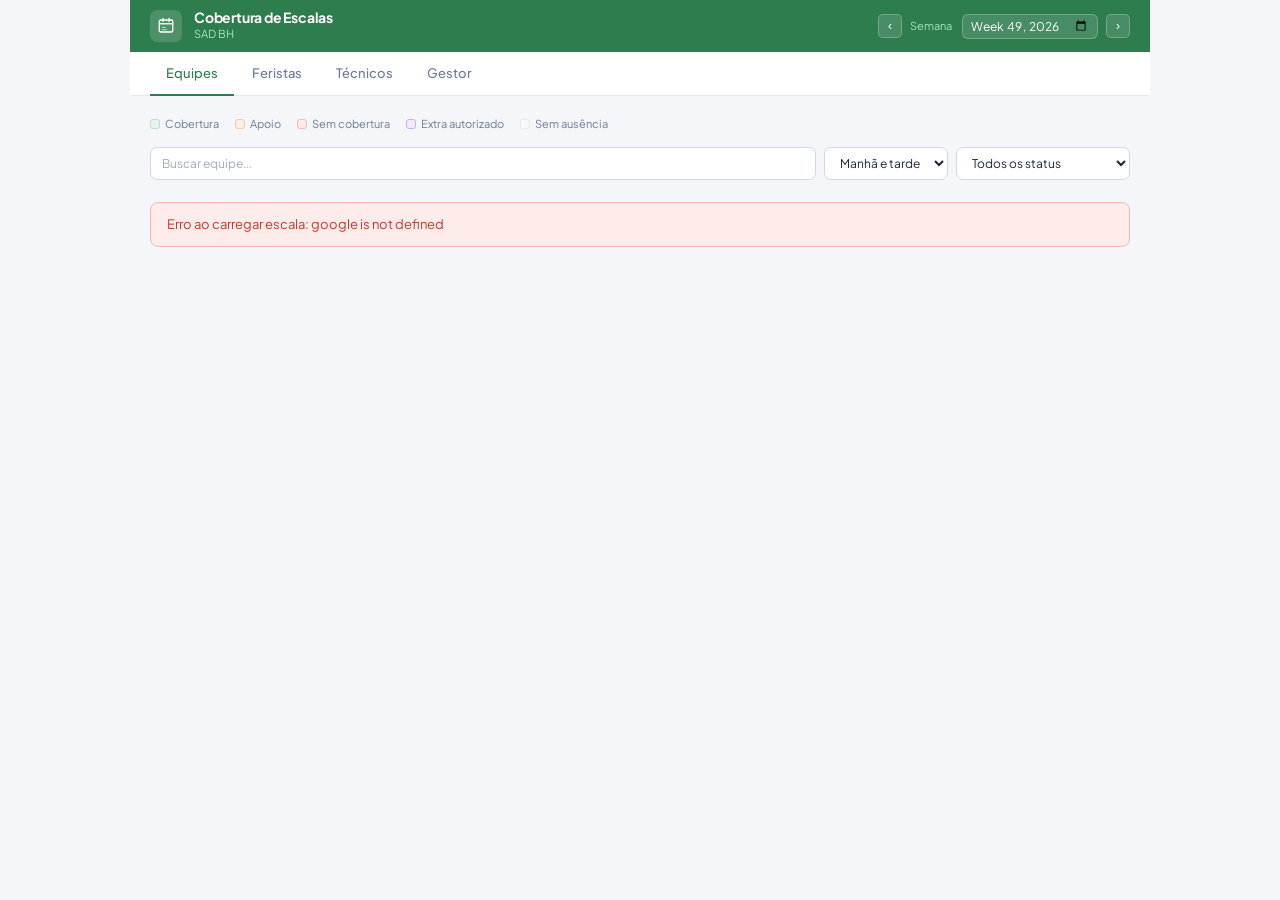
<file: frontend_integracao.html>
<!DOCTYPE html>
<html lang="pt-BR">
<head>
<meta charset="UTF-8">
<meta name="viewport" content="width=device-width, initial-scale=1.0">
<title>Cobertura de Escalas &middot; SAD BH</title>
<style>
@import url('https://fonts.googleapis.com/css2?family=Plus+Jakarta+Sans:wght@400;500;600&display=swap');
*{box-sizing:border-box;margin:0;padding:0}
:root{
  --bg:#f4f6f9;--card:#fff;--border:#e4e8ef;--border2:#d0d7e3;
  --text:#1b2438;--muted:#6b7a96;--hint:#a0abbe;
  --green:#2e7d4f;--green-mid:#3da06a;--green-light:#e8f5ee;--green-border:#b6dfc8;
  --orange:#d95f1a;--orange-light:#fdf0e8;--orange-border:#f5c49a;
  --red:#c0392b;--red-light:#fdecea;--red-border:#f5b8b2;
  --blue:#1a5fa6;--blue-light:#e8f0fb;--blue-border:#aac5ef;
  --purple:#6d3aad;--purple-light:#f0eafb;--purple-border:#c9aef0;
  --cyan:#0a7c8c;--cyan-light:#e6f6f8;--cyan-border:#9ad8e0;
  --font:'Plus Jakarta Sans',sans-serif;
}
body{font-family:var(--font);background:var(--bg);color:var(--text);font-size:13px;line-height:1.5}
.app{max-width:1020px;margin:0 auto;padding:0 0 32px}
.topbar{background:var(--green);padding:0 20px;display:flex;align-items:center;justify-content:space-between;height:52px}
.topbar-left{display:flex;align-items:center;gap:12px}
.topbar-icon{width:32px;height:32px;background:rgba(255,255,255,.15);border-radius:7px;display:flex;align-items:center;justify-content:center}
.topbar-title{font-size:14px;font-weight:700;color:#fff;letter-spacing:-.2px;line-height:1.2}
.topbar-sub{font-size:11px;color:#a8e6c0}
.topbar-semana{display:flex;align-items:center;gap:8px}
.topbar-semana span{font-size:11px;color:#a8e6c0}
.topbar-semana strong{font-size:13px;font-weight:600;color:#fff}
.topbar-semana button{width:24px;height:24px;border:1px solid rgba(255,255,255,.25);background:rgba(255,255,255,.12);border-radius:5px;cursor:pointer;font-size:12px;color:#fff}
.topbar-semana button:hover{background:rgba(255,255,255,.22)}
.subbar{background:#fff;border-bottom:1px solid var(--border);padding:0 20px;display:flex;align-items:center;height:44px;margin-bottom:20px}
.nav button{background:none;border:none;border-bottom:2px solid transparent;padding:0 16px;height:44px;font-size:13px;font-family:var(--font);font-weight:500;cursor:pointer;color:var(--muted);transition:all .15s}
.nav button.active{color:var(--green);border-bottom-color:var(--green)}
.content{padding:0 20px}
.tab-content{display:none}
.tab-content.active{display:block}
.loading{text-align:center;padding:48px;color:var(--muted);font-size:13px}
.loading-dot{display:inline-block;width:8px;height:8px;border-radius:50%;background:var(--green);animation:pulse 1.2s ease-in-out infinite}
.loading-dot:nth-child(2){animation-delay:.2s}
.loading-dot:nth-child(3){animation-delay:.4s}
@keyframes pulse{0%,80%,100%{opacity:.2}40%{opacity:1}}
.alert-bar{background:var(--orange-light);border:1px solid var(--orange-border);border-left:3px solid var(--orange);border-radius:8px;padding:10px 14px;font-size:12px;color:var(--orange);margin-bottom:16px;display:flex;align-items:center;gap:8px}
.legend{display:flex;gap:16px;margin-bottom:14px;flex-wrap:wrap}
.leg{display:flex;align-items:center;gap:5px;font-size:11px;color:var(--muted)}
.leg-dot{width:10px;height:10px;border-radius:3px;flex-shrink:0}
.filters{display:flex;gap:8px;margin-bottom:16px;flex-wrap:wrap}
.filters input,.filters select{background:#fff;border:1px solid var(--border2);border-radius:7px;padding:7px 11px;font-size:12px;color:var(--text);font-family:var(--font);outline:none}
.filters input:focus,.filters select:focus{border-color:var(--green-mid)}
.filters input{flex:1;min-width:140px}
.filters input::placeholder{color:var(--hint)}
.dias-header{display:grid;gap:5px;margin-bottom:6px}
.dia-h{font-size:10px;font-weight:600;text-align:center;color:var(--hint);text-transform:uppercase;letter-spacing:.5px}
.equipe-grid{display:grid;gap:5px;align-items:start}
.eq-nome{font-size:12px;font-weight:600;color:var(--text);padding-top:5px;line-height:1.3}
.sep{height:1px;background:var(--border);margin:8px 0 10px}
.turno-blk{margin-bottom:4px}
.turno-lbl{font-size:9px;font-weight:600;text-transform:uppercase;letter-spacing:.5px;color:var(--hint);margin-bottom:3px}
.slot{border-radius:7px;padding:5px 8px;min-height:38px;display:flex;flex-direction:column;justify-content:center;border:1px solid transparent;font-size:11px}
.slot.cob{background:var(--green-light);border-color:var(--green-border);color:#1a5c35}
.slot.apo{background:var(--orange-light);border-color:var(--orange-border);color:#8a3a0a}
.slot.sem{background:var(--red-light);border-color:var(--red-border);color:#8b1a14}
.slot.ext{background:var(--purple-light);border-color:var(--purple-border);color:#4a1f85}
.slot.tec-ok{background:var(--cyan-light);border-color:var(--cyan-border);color:#065a68}
.slot.tec-sem{background:var(--red-light);border-color:var(--red-border);color:#8b1a14}
.slot.tec-ext{background:var(--purple-light);border-color:var(--purple-border);color:#4a1f85}
.slot.vaga{background:#f8f9fb;border-color:var(--border);color:var(--hint)}
.slot-tipo{font-size:9px;font-weight:600;text-transform:uppercase;letter-spacing:.3px;opacity:.75}
.slot-nome{font-weight:600;line-height:1.2;margin-top:2px}
.pill{display:inline-block;font-size:9px;padding:1px 6px;border-radius:20px;margin-top:2px;font-weight:600}
.pill.med{background:var(--blue-light);color:var(--blue)}
.pill.enf{background:var(--purple-light);color:var(--purple)}
.fer-card{background:#fff;border:1px solid var(--border);border-radius:12px;margin-bottom:10px;overflow:hidden}
.fer-head{padding:11px 14px;border-bottom:1px solid var(--border);display:flex;align-items:center;gap:10px}
.fer-av{width:36px;height:36px;border-radius:50%;display:flex;align-items:center;justify-content:center;font-size:12px;font-weight:700;flex-shrink:0}
.fer-av.med{background:var(--blue-light);color:var(--blue)}
.fer-av.enf{background:var(--purple-light);color:var(--purple)}
.fer-nome{font-size:13px;font-weight:600}
.fer-cat{font-size:10px;padding:2px 8px;border-radius:20px;display:inline-block;margin-top:2px;font-weight:600}
.fer-cat.med{background:var(--blue-light);color:var(--blue)}
.fer-cat.enf{background:var(--purple-light);color:var(--purple)}
.fer-week{display:grid;grid-template-columns:repeat(5,1fr);gap:6px;padding:12px 14px}
.fer-dia{background:var(--bg);border-radius:8px;padding:8px 10px;border:1px solid var(--border)}
.fer-dia-lbl{font-size:10px;font-weight:600;color:var(--muted);margin-bottom:6px;text-transform:uppercase;letter-spacing:.4px}
.fer-slot{border-radius:6px;padding:5px 8px;margin-bottom:4px}
.fer-slot.cob{background:var(--green-light);color:#1a5c35}
.fer-slot.apo{background:var(--orange-light);color:#8a3a0a}
.fer-slot.ext{background:var(--purple-light);color:#4a1f85}
.fer-slot.livre{background:#f0f2f5;color:var(--hint)}
.fer-slot-tipo{font-size:9px;opacity:.75;font-weight:600;text-transform:uppercase}
.fer-slot-local{font-weight:600;font-size:11px;margin-top:1px;line-height:1.3}
.fer-slot-turno{font-size:10px;opacity:.65;margin-top:1px}
.stats{display:grid;grid-template-columns:repeat(4,1fr);gap:10px;margin-bottom:18px}
.stat{background:#fff;border:1px solid var(--border);border-radius:10px;padding:14px 16px;border-top:3px solid var(--border)}
.stat.ok{border-top-color:var(--green)}
.stat.warn{border-top-color:var(--red)}
.stat.info{border-top-color:var(--orange)}
.stat.neutral{border-top-color:var(--blue)}
.stat-lbl{font-size:10px;color:var(--muted);text-transform:uppercase;letter-spacing:.5px;margin-bottom:8px;font-weight:600}
.stat-val{font-size:26px;font-weight:700;line-height:1}
.stat.ok .stat-val{color:var(--green)}
.stat.warn .stat-val{color:var(--red)}
.stat.info .stat-val{color:var(--orange)}
.stat.neutral .stat-val{color:var(--blue)}
.stat-sub{font-size:11px;color:var(--muted);margin-top:4px}
.cat-cards{display:grid;grid-template-columns:repeat(3,1fr);gap:10px;margin-bottom:16px}
.cat-card{border-radius:10px;padding:14px;border:1px solid}
.cat-card.med{background:var(--blue-light);border-color:var(--blue-border)}
.cat-card.enf{background:var(--purple-light);border-color:var(--purple-border)}
.cat-card.tec{background:var(--cyan-light);border-color:var(--cyan-border)}
.cat-lbl{font-size:10px;font-weight:700;text-transform:uppercase;letter-spacing:.5px;margin-bottom:8px}
.cat-card.med .cat-lbl{color:var(--blue)}
.cat-card.enf .cat-lbl{color:var(--purple)}
.cat-card.tec .cat-lbl{color:var(--cyan)}
.cat-line{font-size:12px;color:var(--text);line-height:1.9}
.nao-cob-item{display:flex;align-items:center;gap:12px;background:var(--red-light);border:1px solid var(--red-border);border-left:3px solid var(--red);border-radius:8px;padding:10px 14px;margin-bottom:6px}
.nao-cob-eq{font-weight:700;font-size:13px}
.nao-cob-det{font-size:11px;color:var(--red);margin-top:2px}
.nao-cob-btn{background:#fff;border:1px solid var(--red-border);border-radius:6px;padding:5px 12px;font-size:11px;color:var(--red);cursor:pointer;font-family:var(--font);font-weight:600;white-space:nowrap}
.divider{height:1px;background:var(--border);margin:16px 0}
.section-ttl{font-size:11px;font-weight:700;text-transform:uppercase;letter-spacing:.6px;color:var(--muted);margin-bottom:10px}
.lock-screen{text-align:center;padding:56px 24px}
.lock-icon{width:52px;height:52px;border-radius:50%;background:var(--green-light);border:2px solid var(--green-border);display:flex;align-items:center;justify-content:center;margin:0 auto 16px}
.lock-title{font-size:16px;font-weight:700;color:var(--text);margin-bottom:6px}
.lock-sub{font-size:13px;color:var(--muted);margin-bottom:24px}
.lock-form{display:flex;gap:8px;justify-content:center}
.lock-form input{background:#fff;border:1px solid var(--border2);border-radius:7px;padding:9px 14px;font-size:13px;color:var(--text);font-family:var(--font);outline:none;width:200px}
.lock-form input:focus{border-color:var(--green-mid)}
.lock-form button{background:var(--green);border:none;border-radius:7px;padding:9px 20px;font-size:13px;color:#fff;cursor:pointer;font-family:var(--font);font-weight:600}
.empty{text-align:center;padding:32px;color:var(--hint);font-size:13px}
.erro{background:var(--red-light);border:1px solid var(--red-border);border-radius:8px;padding:12px 16px;color:var(--red);font-size:13px;margin-bottom:16px}
</style>
</head>
<body>

<div class="app">
<div class="topbar">
  <div class="topbar-left">
    <div class="topbar-icon">
      <svg width="18" height="18" viewBox="0 0 24 24" fill="none">
        <rect x="3" y="4" width="18" height="16" rx="2" stroke="#fff" stroke-width="1.8"/>
        <path d="M3 9h18" stroke="#fff" stroke-width="1.8"/>
        <path d="M8 2v4M16 2v4" stroke="#fff" stroke-width="1.8" stroke-linecap="round"/>
        <path d="M7 14h4M7 17h6" stroke="#a8e6c0" stroke-width="1.5" stroke-linecap="round"/>
      </svg>
    </div>
    <div>
      <div class="topbar-title">Cobertura de Escalas</div>
      <div class="topbar-sub">SAD BH</div>
    </div>
  </div>
  <div class="topbar-semana">
  <button onclick="navegarSemana(-1)">&#8249;</button>
  <span>Semana&nbsp;</span>
  <input type="week" id="semana-picker" 
    style="background:rgba(255,255,255,.12);border:1px solid rgba(255,255,255,.25);border-radius:6px;padding:3px 8px;font-size:12px;color:#fff;font-family:inherit;cursor:pointer;outline:none"
    onchange="selecionarSemana(this.value)">
  <button onclick="navegarSemana(1)">&#8250;</button>
 </div>
  
  
  <div id="menu-gestor" style="display:none;align-items:center;gap:6px">
  <button onclick="google.script.run.withSuccessHandler(function(url){window.top.location.href=url+'?p=registro_ausencias'}).getScriptUrl()" style="background:rgba(255,255,255,.12);border:1px solid rgba(255,255,255,.2);border-radius:6px;padding:5px 10px;font-size:11px;color:#fff;cursor:pointer;font-family:inherit">
    Aus&#234;ncias
  </button>
  <button onclick="google.script.run.withSuccessHandler(function(url){window.top.location.href=url+'?p=gestao_escala'}).getScriptUrl()" style="background:rgba(255,255,255,.12);border:1px solid rgba(255,255,255,.2);border-radius:6px;padding:5px 10px;font-size:11px;color:#fff;cursor:pointer;font-family:inherit">
    Escala
  </button>
  <button onclick="google.script.run.withSuccessHandler(function(url){window.top.location.href=url+'?p=gerenciar_acessos'}).getScriptUrl()" style="background:rgba(255,255,255,.12);border:1px solid rgba(255,255,255,.2);border-radius:6px;padding:5px 10px;font-size:11px;color:#fff;cursor:pointer;font-family:inherit">
    Acessos
  <button onclick="google.script.run.withSuccessHandler(function(url){window.top.location.href=url+'?p=gerenciar_feristas'}).getScriptUrl()" style="background:rgba(255,255,255,.12);border:1px solid rgba(255,255,255,.2);border-radius:6px;padding:5px 10px;font-size:11px;color:#fff;cursor:pointer;font-family:inherit">
  Feristas
  </button>
</div>
</div>

  <div class="subbar">
    <div class="nav">
      <button class="active" onclick="showTab('equipes')">Equipes</button>
      <button onclick="showTab('feristas')">Feristas</button>
      <button onclick="showTab('tecnicos')">T&eacute;cnicos</button>
      <button onclick="showTab('gestor')">Gestor</button>
    </div>
  </div>

  <div class="content">

    <div id="tab-equipes" class="tab-content active">
      <div id="eq-alert" class="alert-bar" style="display:none"></div>
      <div class="legend">
        <div class="leg"><div class="leg-dot" style="background:var(--green-light);border:1px solid var(--green-border)"></div>Cobertura</div>
        <div class="leg"><div class="leg-dot" style="background:var(--orange-light);border:1px solid var(--orange-border)"></div>Apoio</div>
        <div class="leg"><div class="leg-dot" style="background:var(--red-light);border:1px solid var(--red-border)"></div>Sem cobertura</div>
        <div class="leg"><div class="leg-dot" style="background:var(--purple-light);border:1px solid var(--purple-border)"></div>Extra autorizado</div>
        <div class="leg"><div class="leg-dot" style="background:#f8f9fb;border:1px solid var(--border)"></div>Sem aus&ecirc;ncia</div>
      </div>
      <div class="filters">
        <input type="text" placeholder="Buscar equipe..." oninput="renderEquipes()" id="eq-busca">
        <select onchange="renderEquipes()" id="eq-turno">
          <option value="todos">Manh&atilde; e tarde</option>
          <option value="MANHA">S&oacute; manh&atilde;</option>
          <option value="TARDE">S&oacute; tarde</option>
        </select>
        <select onchange="renderEquipes()" id="eq-status">
          <option value="todos">Todos os status</option>
          <option value="sem">S&oacute; sem cobertura</option>
          <option value="cob">Com cobertura / apoio</option>
        </select>
      </div>
      <div class="dias-header" id="eq-dias-hdr" style="grid-template-columns:168px repeat(5,1fr)">
        <div></div>
        <div class="dia-h" id="dh0"></div><div class="dia-h" id="dh1"></div>
        <div class="dia-h" id="dh2"></div><div class="dia-h" id="dh3"></div><div class="dia-h" id="dh4"></div>
      </div>
      <div id="equipes-grid"><div class="loading"><span class="loading-dot"></span><span class="loading-dot"></span><span class="loading-dot"></span></div></div>
    </div>

    <div id="tab-feristas" class="tab-content">
      <div class="filters">
        <input type="text" placeholder="Buscar ferista..." oninput="renderFeristas()" id="fer-busca">
        <select onchange="renderFeristas()" id="fer-cat">
          <option value="todos">M&eacute;dicos e enfermeiros</option>
          <option value="medico">S&oacute; m&eacute;dicos</option>
          <option value="enfermeiro">S&oacute; enfermeiros</option>
        </select>
      </div>
      <div id="feristas-list"><div class="loading"><span class="loading-dot"></span><span class="loading-dot"></span><span class="loading-dot"></span></div></div>
    </div>

    <div id="tab-tecnicos" class="tab-content">
      <div id="tec-alert" class="alert-bar" style="display:none"></div>
      <div class="legend">
        <div class="leg"><div class="leg-dot" style="background:var(--cyan-light);border:1px solid var(--cyan-border)"></div>Coberto</div>
        <div class="leg"><div class="leg-dot" style="background:var(--red-light);border:1px solid var(--red-border)"></div>Descoberto</div>
        <div class="leg"><div class="leg-dot" style="background:var(--purple-light);border:1px solid var(--purple-border)"></div>Extra autorizado</div>
        <div class="leg"><div class="leg-dot" style="background:#f8f9fb;border:1px solid var(--border)"></div>Sem aus&ecirc;ncia</div>
      </div>
      <div class="filters">
        <input type="text" placeholder="Buscar base..." oninput="renderTecnicos()" id="tec-busca">
        <select onchange="renderTecnicos()" id="tec-status">
          <option value="todos">Todos</option>
          <option value="sem">S&oacute; descobertos</option>
          <option value="ext">Com extra</option>
        </select>
      </div>
      <div class="dias-header" style="grid-template-columns:168px repeat(5,1fr)">
        <div></div>
        <div class="dia-h" id="tdh0"></div><div class="dia-h" id="tdh1"></div>
        <div class="dia-h" id="tdh2"></div><div class="dia-h" id="tdh3"></div><div class="dia-h" id="tdh4"></div>
      </div>
      <div id="tecnicos-grid"><div class="loading"><span class="loading-dot"></span><span class="loading-dot"></span><span class="loading-dot"></span></div></div>
    </div>

    <div id="tab-gestor" class="tab-content">
      <div id="gestor-content">
        <div class="stats" id="stats-grid"></div>
        <div class="divider"></div>
        <p class="section-ttl">Por categoria</p>
        <div class="cat-cards" id="cat-cards"></div>
        <div class="divider"></div>
        <p class="section-ttl">Buracos n&atilde;o cobertos</p>
        <div id="nao-cobertos"></div>
      </div>
    </div>

  </div>
</div>

<script>
// =============================================
// CONFIGURA&Ccedil;&Atilde;O &mdash; substitua pela URL do seu Web App
// =============================================
const API_URL = 'https://script.google.com/macros/s/AKfycbxmcYh6y_pp5e_VyfHXpA74cS6hU0xyIK87tFPxmy0lI2hRZ0i6ZrExfgM8yceilpn_/exec';

// Estado global
let dadosEscala = null;
let dadosFeristas = null;
let dadosTecnicos = null;
let semanaAtual = null; // string yyyy-MM-dd
let semanas = [];

const DIAS_NOMES = ['Seg','Ter','Qua','Qui','Sex'];

// =============================================
// INICIALIZA&Ccedil;&Atilde;O
// =============================================
async function inicializar() {
  try {
    const acesso = await api({ acao: 'meu_acesso' });
    if (acesso && acesso.perfil === 'gestor') {
      const menu = document.getElementById('menu-gestor');
      if (menu) menu.style.display = 'flex';
    }
  } catch(e) {}

  await carregarSemanas();
  await Promise.all([carregarEscala(), carregarFeristas(), carregarTecnicos()]);
}

async function carregarSemanas() {
  try {
    const r = await api({ acao: 'semanas' });
    if (r.ok) {
      semanas = r.semanas;
      if (semanas.length && !semanaAtual) {
        semanaAtual = semanas[0].inicio;
      }
    }
  } catch(e) { console.warn('Semanas:', e); }
  // Inicializa picker e label após carregar semanas
  if (!semanaAtual) semanaAtual = semanaParaISO(new Date());
  atualizarPickerESemana();
}

async function carregarEscala() {
  document.getElementById('equipes-grid').innerHTML = loadingHTML();
  try {
    const r = await api({ acao: 'escala', inicio: semanaAtual });
    if (!r.ok) throw new Error(r.erro);
    dadosEscala = r;
    // Atualiza label da semana
    atualizarPickerESemana();
    // Atualiza cabe&ccedil;alhos de dias
    r.dias.forEach((d, i) => {
      const el = document.getElementById('dh' + i);
      if (el) el.textContent = DIAS_NOMES[i] + ' ' + d;
      const tel = document.getElementById('tdh' + i);
      if (tel) tel.textContent = DIAS_NOMES[i] + ' ' + d;
    });
    renderEquipes();
  } catch(e) {
    document.getElementById('equipes-grid').innerHTML = `<div class="erro">Erro ao carregar escala: ${e.message}</div>`;
  }
}

async function carregarFeristas() {
  document.getElementById('feristas-list').innerHTML = loadingHTML();
  try {
    const r = await api({ acao: 'feristas', inicio: semanaAtual });
    if (!r.ok) throw new Error(r.erro);
    dadosFeristas = r;
    renderFeristas();
  } catch(e) {
    document.getElementById('feristas-list').innerHTML = `<div class="erro">Erro ao carregar feristas: ${e.message}</div>`;
  }
}

async function carregarTecnicos() {
  document.getElementById('tecnicos-grid').innerHTML = loadingHTML();
  try {
    const r = await api({ acao: 'tecnicos', inicio: semanaAtual });
    if (!r.ok) throw new Error(r.erro);
    dadosTecnicos = r;
    renderTecnicos();
  } catch(e) {
    document.getElementById('tecnicos-grid').innerHTML = `<div class="erro">Erro ao carregar t&eacute;cnicos: ${e.message}</div>`;
  }
}

// =============================================
// NAVEGA&Ccedil;&Atilde;O DE SEMANA
// =============================================
function navegarSemana(dir) {
  const base = semanaAtual ? new Date(semanaAtual + 'T12:00:00') : new Date();
  base.setDate(base.getDate() + dir * 7);
  semanaAtual = semanaParaISO(base);
  atualizarPickerESemana();
  Promise.all([carregarEscala(), carregarFeristas(), carregarTecnicos()]);
}

function atualizarLabelSemana() {
  if (!semanaAtual) return;
  const seg = new Date(semanaAtual + 'T12:00:00');
  const sex = new Date(seg); sex.setDate(seg.getDate() + 4);
  const fmt = d => `${d.getDate().toString().padStart(2,'0')}/${(d.getMonth()+1).toString().padStart(2,'0')}`;
  const label = document.getElementById('semana-label');
  if (label) label.textContent = `${fmt(seg)} - ${fmt(sex)}/${sex.getFullYear()}`;
}

function atualizarPickerESemana() {
  if (!semanaAtual) return;
  const picker = document.getElementById('semana-picker');
  if (picker) picker.value = dataParaWeekValue(semanaAtual);
  atualizarLabelSemana();
}

function selecionarSemana(weekValue) {
  if (!weekValue) return;
  const [ano, semStr] = weekValue.split('-W');
  const semana = parseInt(semStr);
  const jan4 = new Date(+ano, 0, 4);
  const dow = jan4.getDay() || 7;
  const seg = new Date(jan4);
  seg.setDate(jan4.getDate() - dow + 1 + (semana - 1) * 7);
  semanaAtual = seg.toISOString().split('T')[0];
  atualizarLabelSemana();
  Promise.all([carregarEscala(), carregarFeristas(), carregarTecnicos()]);
}


function semanaParaISO(data) {
  const d = new Date(data);
  const dow = d.getDay();
  const diff = dow === 0 ? -6 : 1 - dow;
  d.setDate(d.getDate() + diff);
  d.setHours(0,0,0,0);
  return d.toISOString().split('T')[0];
}

function dataParaWeekValue(yyyyMMdd) {
  const d = new Date(yyyyMMdd + 'T12:00:00');
  const ano = d.getFullYear();
  const startOfYear = new Date(ano, 0, 1);
  const dow = startOfYear.getDay() || 7;
  const startOfWeek1 = new Date(startOfYear);
  startOfWeek1.setDate(startOfYear.getDate() + (dow <= 4 ? 1 - dow : 8 - dow));
  const diff = d - startOfWeek1;
  const semana = Math.floor(diff / 604800000) + 1;
  return `${ano}-W${semana.toString().padStart(2,'0')}`;
}




// =============================================
// RENDER: EQUIPES
// =============================================
function renderEquipes() {
  if (!dadosEscala) return;
  const busca = document.getElementById('eq-busca').value.toLowerCase();
  const turno = document.getElementById('eq-turno').value;
  const status = document.getElementById('eq-status').value;
  const grid = document.getElementById('equipes-grid');

  let lista = dadosEscala.equipes.filter(e => {
    if (!e.equipe.toLowerCase().includes(busca)) return false;
    if (status === 'sem' && !e.turnos.some(t => t.dias.some(d => d.tipo === 'sem'))) return false;
    if (status === 'cob' && !e.turnos.some(t => t.dias.some(d => ['cob','apo','ext'].includes(d.tipo)))) return false;
    return true;
  });

  // Alerta de sem cobertura
  const semCob = dadosEscala.equipes.filter(e => e.turnos.some(t => t.dias.some(d => d.tipo === 'sem')));
  const alertEl = document.getElementById('eq-alert');
  if (semCob.length) {
    alertEl.style.display = 'flex';
    alertEl.innerHTML = `<svg width="14" height="14" viewBox="0 0 16 16" fill="none" style="flex-shrink:0"><path d="M8 1.5L14.5 13H1.5L8 1.5Z" stroke="#d95f1a" stroke-width="1.5" fill="none"/><line x1="8" y1="6" x2="8" y2="10" stroke="#d95f1a" stroke-width="1.5" stroke-linecap="round"/><circle cx="8" cy="12" r=".7" fill="#d95f1a"/></svg>
    ${semCob.length} equipe(s) sem cobertura &mdash; ${semCob.map(e=>`<strong>${e.equipe}</strong>`).join(' &middot; ')}`;
  } else { alertEl.style.display = 'none'; }

  if (!lista.length) { grid.innerHTML = '<div class="empty">Nenhuma equipe encontrada.</div>'; return; }

  grid.innerHTML = lista.map(e => {
    const ts = turno === 'todos' ? e.turnos : e.turnos.filter(t => t.turno.toUpperCase().startsWith(turno === 'MANHA' ? 'M' : 'T'));
    const cols = [0,1,2,3,4].map(i =>
      `<div>${ts.map(t => `<div class="turno-blk"><div class="turno-lbl">${t.turno}</div>${slotHTML(t.dias[i])}</div>`).join('')}</div>`
    ).join('');
    return `<div><div class="equipe-grid" style="grid-template-columns:168px repeat(5,1fr)"><div class="eq-nome">${e.equipe}</div>${cols}</div><div class="sep"></div></div>`;
  }).join('');
}

// =============================================
// RENDER: FERISTAS
// =============================================
function renderFeristas() {
  if (!dadosFeristas) return;
  const busca = document.getElementById('fer-busca').value.toLowerCase();
  const cat = document.getElementById('fer-cat').value;
  const list = document.getElementById('feristas-list');

  let lista = dadosFeristas.feristas.filter(f =>
    f.nome.toLowerCase().includes(busca) && (cat === 'todos' || f.cat === cat)
  );

  if (!lista.length) { list.innerHTML = '<div class="empty">Nenhum ferista encontrado.</div>'; return; }

  list.innerHTML = lista.map(f => {
    const dias = f.dias.map((d, i) => {
      const s = d.slots.length === 0
        ? `<div class="fer-slot livre"><div class="fer-slot-tipo">livre</div><div class="fer-slot-local">Sem aloca&ccedil;&atilde;o</div></div>`
        : d.slots.map(s => `<div class="fer-slot ${s.tipo}">
            <div class="fer-slot-tipo">${s.tipo === 'cob' ? 'Cobertura' : s.tipo === 'apo' ? 'Apoio' : 'Extra'}</div>
            <div class="fer-slot-local">${s.local}</div>
            <div class="fer-slot-turno">${s.turno}</div>
          </div>`).join('');
      return `<div class="fer-dia"><div class="fer-dia-lbl">${DIAS_NOMES[i]}</div>${s}</div>`;
    }).join('');
    return `<div class="fer-card">
      <div class="fer-head">
        <div class="fer-av ${f.cat === 'medico' ? 'med' : 'enf'}">${f.ini}</div>
        <div><div class="fer-nome">${f.nome}</div><span class="fer-cat ${f.cat === 'medico' ? 'med' : 'enf'}">${f.cat}</span></div>
      </div>
      <div class="fer-week">${dias}</div>
    </div>`;
  }).join('');
}

// =============================================
// RENDER: T&Eacute;CNICOS
// =============================================
function renderTecnicos() {
  if (!dadosTecnicos) return;
  const busca = document.getElementById('tec-busca').value.toLowerCase();
  const status = document.getElementById('tec-status').value;
  const grid = document.getElementById('tecnicos-grid');

  let lista = dadosTecnicos.tecnicos ? dadosTecnicos.tecnicos.filter(b => {
    if (!b.base.toLowerCase().includes(busca)) return false;
    if (status === 'sem' && !b.dias.some(d => d.tipo === 'tec-sem')) return false;
    if (status === 'ext' && !b.dias.some(d => d.tipo === 'tec-ext')) return false;
    return true;
  }) : [];

  const semCob = dadosTecnicos.tecnicos ? dadosTecnicos.tecnicos.filter(b => b.dias.some(d => d.tipo === 'tec-sem')) : [];
  const alertEl = document.getElementById('tec-alert');
  if (semCob.length) {
    alertEl.style.display = 'flex';
    alertEl.innerHTML = `<svg width="14" height="14" viewBox="0 0 16 16" fill="none" style="flex-shrink:0"><path d="M8 1.5L14.5 13H1.5L8 1.5Z" stroke="#d95f1a" stroke-width="1.5" fill="none"/><line x1="8" y1="6" x2="8" y2="10" stroke="#d95f1a" stroke-width="1.5" stroke-linecap="round"/><circle cx="8" cy="12" r=".7" fill="#d95f1a"/></svg>
    ${semCob.length} base(s) com t&eacute;cnico insuficiente &mdash; ${semCob.map(b=>`<strong>${b.base}</strong>`).join(' &middot; ')}`;
  } else { alertEl.style.display = 'none'; }

  if (!lista.length) { grid.innerHTML = '<div class="empty">Nenhuma base encontrada.</div>'; return; }

  grid.innerHTML = lista.map(b => {
    const cols = [0,1,2,3,4].map(i => `<div>${tecSlotHTML(b.dias[i])}</div>`).join('');
    return `<div><div class="equipe-grid" style="grid-template-columns:168px repeat(5,1fr)"><div class="eq-nome">${b.base}</div>${cols}</div><div class="sep"></div></div>`;
  }).join('');
}

// =============================================
// GESTOR
// =============================================


function renderGestor(r) {
  const { stats, categorias, naoCobertos } = r;
  document.getElementById('stats-grid').innerHTML = `
    <div class="stat ok"><div class="stat-lbl">Coberturas</div><div class="stat-val">${stats.cob}</div><div class="stat-sub">feristas alocados</div></div>
    <div class="stat warn"><div class="stat-lbl">Sem cobertura</div><div class="stat-val">${stats.sem}</div><div class="stat-sub">buracos abertos</div></div>
    <div class="stat info"><div class="stat-lbl">Extras auth.</div><div class="stat-val">${stats.ext}</div><div class="stat-sub">autorizados esta semana</div></div>
    <div class="stat neutral"><div class="stat-lbl">Taxa cobertura</div><div class="stat-val">${stats.perc}%</div><div class="stat-sub">buracos cobertos</div></div>
  `;
  const m = categorias.medico, en = categorias.enfermeiro;
  document.getElementById('cat-cards').innerHTML = `
    <div class="cat-card med"><div class="cat-lbl">M&eacute;dicos</div><div class="cat-line">Coberturas: <strong>${m.cob}</strong><br>Apoios: <strong>${m.apo}</strong><br>Sem cobertura: <strong>${m.sem}</strong></div></div>
    <div class="cat-card enf"><div class="cat-lbl">Enfermeiros</div><div class="cat-line">Coberturas: <strong>${en.cob}</strong><br>Apoios: <strong>${en.apo}</strong><br>Sem cobertura: <strong>${en.sem}</strong></div></div>
    <div class="cat-card tec"><div class="cat-lbl">T&eacute;cnicos</div><div class="cat-line">Ver aba T&eacute;cnicos</div></div>
  `;
  document.getElementById('nao-cobertos').innerHTML = naoCobertos.length
    ? naoCobertos.map(x => `<div class="nao-cob-item">
        <div style="flex:1"><div class="nao-cob-eq">${x.equipe}</div><div class="nao-cob-det">${x.turno} &middot; ${x.cat} &middot; ${x.dKey}</div></div>
        <button class="nao-cob-btn" onclick="abrirAutorizarExtra('${x.equipe}','${x.turno}','${x.dKey}','${x.cat}')">Autorizar extra &#8599;</button>
      </div>`).join('')
    : '<div class="empty" style="color:var(--green)">Todos os buracos foram cobertos esta semana.</div>';
}

async function abrirAutorizarExtra(equipe, turno, dKey, cat) {
  const profissional = prompt(`Autorizar extra:\n${equipe} &middot; ${turno} &middot; ${dKey}\n\nNome do profissional:`);
  if (!profissional) return;
  const motivo = prompt('Motivo da aus&ecirc;ncia original:') || '';

  try {
    const partes = dKey.split('-');
    const dFormatado = `${partes[2]}/${partes[1]}/${partes[0]}`;
    const r = await apiPost({
      acao: 'autorizar_extra',
      equipe, turno, dias: [dFormatado],
      categoria: cat, tipo: 'Plant&atilde;o extra pago',
      profissional, motivo
    });
    if (r.ok) {
      alert('Extra autorizado com sucesso!');
      await Promise.all([carregarEscala(), carregarFeristas()]);
      const rGest = await api({ acao: 'gestor', inicio: semanaAtual });
      if (rGest.ok) renderGestor(rGest);
    } else {
      alert('Erro: ' + r.erro);
    }
  } catch(e) { alert('Erro ao autorizar: ' + e.message); }
}

// =============================================
// HELPERS DE RENDER
// =============================================

function slotHTML(d) {
  if (!d || d.tipo === 'vaga') return '<div class="slot vaga"></div>';
  const tipos = { cob:'Cobertura', apo:'Apoio', sem:'Sem cobertura', ext:'Extra autorizado' };
  const catLabel = d.cat === 'med' ? 'm&eacute;dico' : d.cat === 'enf' ? 'enfermeiro' : '';
  const tag = catLabel ? `<span class="pill ${d.cat}">${catLabel}</span>` : '';
  return `<div class="slot ${d.tipo}">
    <div class="slot-tipo">${tipos[d.tipo]||d.tipo}</div>
    <div class="slot-nome">${d.nome||'&mdash;'}</div>
    ${tag}
  </div>`;
}

function loadingHTML() {
  return '<div class="loading"><span class="loading-dot"></span><span class="loading-dot"></span><span class="loading-dot"></span></div>';
}

// =============================================
// API
// =============================================
function api(params) {
  return new Promise((resolve, reject) => {
    google.script.run
      .withSuccessHandler(resolve)
      .withFailureHandler(reject)
      .chamarAPI(params);
  });
}
 
function apiPost(body) {
  return new Promise((resolve, reject) => {
    google.script.run
      .withSuccessHandler(resolve)
      .withFailureHandler(reject)
      .chamarAPIPost(body);
  });
}

// =============================================
// TABS
// =============================================
function showTab(tab) {
  document.querySelectorAll('.tab-content').forEach(t => t.classList.remove('active'));
  document.getElementById('tab-' + tab).classList.add('active');
  document.querySelectorAll('.nav button').forEach((b, i) => {
    b.classList.toggle('active', ['equipes','feristas','tecnicos','gestor'][i] === tab);
  });
  if (tab === 'gestor') carregarGestor();
}

async function carregarGestor() {
  try {
    const r = await api({ acao: 'gestor', inicio: semanaAtual });
    if (r.ok) renderGestor(r);
    else document.getElementById('stats-grid').innerHTML = '<div style="color:var(--red-text,#8b1a14);font-size:13px;padding:12px">' + (r.erro||'Sem permiss&atilde;o') + '</div>';
  } catch(e) {
    document.getElementById('stats-grid').innerHTML = '<div style="color:var(--red-text,#8b1a14);font-size:13px;padding:12px">Erro ao carregar dados do gestor.</div>';
  }
}

// Inicia
inicializar();
</script>
</body>
</html>
</file>
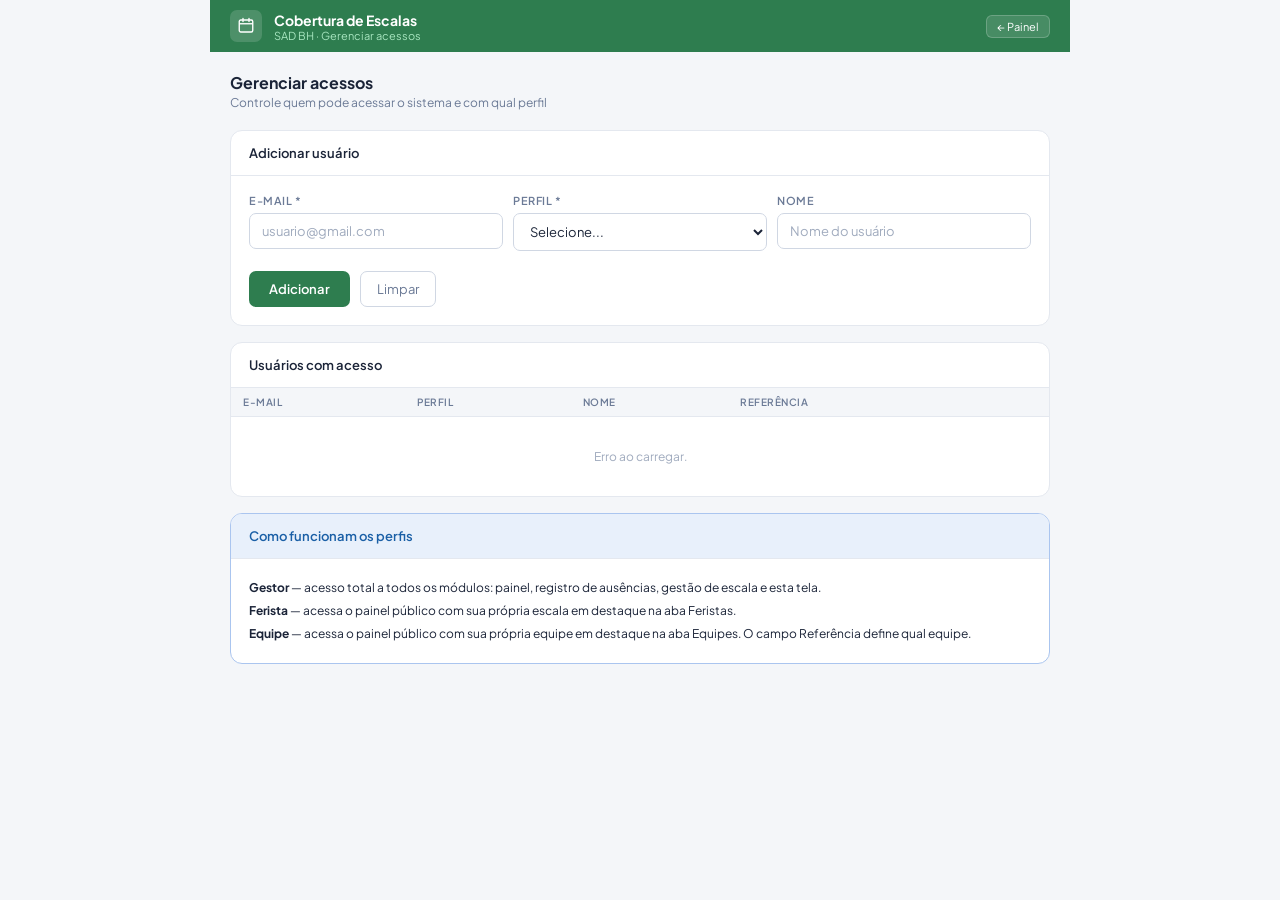
<file: gerenciar_acessos.html>
<!DOCTYPE html>
<html lang="pt-BR">
<head>
<meta charset="UTF-8">
<meta name="viewport" content="width=device-width, initial-scale=1.0">
<title>Gerenciar Acessos &middot; SAD BH</title>
<style>
@import url('https://fonts.googleapis.com/css2?family=Plus+Jakarta+Sans:wght@400;500;600&display=swap');
*{box-sizing:border-box;margin:0;padding:0}
:root{
  --bg:#f4f6f9;--card:#fff;--border:#e4e8ef;--border2:#d0d7e3;
  --text:#1b2438;--muted:#6b7a96;--hint:#a0abbe;
  --green:#2e7d4f;--green-mid:#3da06a;--green-light:#e8f5ee;--green-border:#b6dfc8;
  --red:#c0392b;--red-light:#fdecea;--red-border:#f5b8b2;
  --blue:#1a5fa6;--blue-light:#e8f0fb;--blue-border:#aac5ef;
  --purple:#6d3aad;--purple-light:#f0eafb;--purple-border:#c9aef0;
  --orange:#d95f1a;--orange-light:#fdf0e8;--orange-border:#f5c49a;
  --font:'Plus Jakarta Sans',sans-serif;
}
body{font-family:var(--font);background:var(--bg);color:var(--text);font-size:13px}
.app{max-width:860px;margin:0 auto;padding:0 0 40px}
.topbar{background:var(--green);padding:0 20px;display:flex;align-items:center;justify-content:space-between;height:52px}
.topbar-left{display:flex;align-items:center;gap:12px}
.topbar-icon{width:32px;height:32px;background:rgba(255,255,255,.15);border-radius:7px;display:flex;align-items:center;justify-content:center}
.topbar-title{font-size:14px;font-weight:700;color:#fff}
.topbar-sub{font-size:11px;color:#a8e6c0}
.topbar-logout{background:rgba(255,255,255,.12);border:1px solid rgba(255,255,255,.2);border-radius:6px;padding:4px 10px;font-size:11px;color:#fff;cursor:pointer;font-family:var(--font)}
.content{padding:20px}
.page-header{display:flex;align-items:center;justify-content:space-between;margin-bottom:20px}
.page-title{font-size:16px;font-weight:700}
.page-sub{font-size:12px;color:var(--muted);margin-top:2px}
.card{background:var(--card);border:1px solid var(--border);border-radius:12px;margin-bottom:16px;overflow:hidden}
.card-head{padding:14px 18px;border-bottom:1px solid var(--border);display:flex;align-items:center;justify-content:space-between}
.card-title{font-size:13px;font-weight:600}
.card-body{padding:18px}
.field{margin-bottom:14px}
.field:last-child{margin-bottom:0}
.field label{display:block;font-size:11px;font-weight:600;text-transform:uppercase;letter-spacing:.5px;color:var(--muted);margin-bottom:6px}
.field input,.field select{width:100%;background:#fff;border:1px solid var(--border2);border-radius:7px;padding:9px 12px;font-size:13px;color:var(--text);font-family:var(--font);outline:none}
.field input:focus,.field select:focus{border-color:var(--green-mid)}
.field input::placeholder{color:var(--hint)}
.field-row{display:grid;grid-template-columns:1fr 1fr;gap:10px}
.field-row-3{display:grid;grid-template-columns:1fr 1fr 1fr;gap:10px}
.btn-pri{background:var(--green);border:none;border-radius:7px;padding:9px 20px;font-size:13px;color:#fff;cursor:pointer;font-family:var(--font);font-weight:600}
.btn-pri:hover{background:var(--green-mid)}
.btn-sec{background:#fff;border:1px solid var(--border2);border-radius:7px;padding:9px 16px;font-size:13px;color:var(--muted);cursor:pointer;font-family:var(--font)}
.btn-danger{background:#fff;border:1px solid var(--red-border);border-radius:6px;padding:5px 12px;font-size:11px;color:var(--red);cursor:pointer;font-family:var(--font);font-weight:500}
.btn-danger:hover{background:var(--red-light)}
.alert{border-radius:8px;padding:10px 14px;font-size:12px;margin-bottom:14px;border-left:3px solid}
.alert.success{background:var(--green-light);border-color:var(--green);color:#1a5c35}
.alert.err{background:var(--red-light);border-color:var(--red);color:#8b1a14}
.alert.info{background:var(--blue-light);border-color:var(--blue);color:#0d3070}
table{width:100%;border-collapse:collapse;font-size:12px}
thead th{background:var(--bg);padding:8px 12px;text-align:left;font-size:10px;font-weight:600;text-transform:uppercase;letter-spacing:.5px;color:var(--muted);border-bottom:1px solid var(--border)}
tbody td{padding:10px 12px;border-bottom:1px solid var(--border);vertical-align:middle}
tbody tr:last-child td{border-bottom:none}
tbody tr:hover td{background:#fafbfc}
.badge{display:inline-block;font-size:10px;padding:2px 8px;border-radius:20px;font-weight:600}
.badge.gestor{background:var(--green-light);color:var(--green);border:1px solid var(--green-border)}
.badge.ferista{background:var(--blue-light);color:var(--blue);border:1px solid var(--blue-border)}
.badge.equipe{background:var(--purple-light);color:var(--purple);border:1px solid var(--purple-border)}
.empty{text-align:center;padding:32px;color:var(--hint)}
.spinner{display:inline-block;width:14px;height:14px;border:2px solid rgba(255,255,255,.4);border-top-color:#fff;border-radius:50%;animation:spin .6s linear infinite}
@keyframes spin{to{transform:rotate(360deg)}}
.ref-hint{font-size:11px;color:var(--hint);margin-top:4px}
</style>
</head>
<body>
<div class="app">
  <div class="topbar">
    <div class="topbar-left">
      <div class="topbar-icon">
        <svg width="18" height="18" viewBox="0 0 24 24" fill="none">
          <rect x="3" y="4" width="18" height="16" rx="2" stroke="#fff" stroke-width="1.8"/>
          <path d="M3 9h18" stroke="#fff" stroke-width="1.8"/>
          <path d="M8 2v4M16 2v4" stroke="#fff" stroke-width="1.8" stroke-linecap="round"/>
        </svg>
      </div>
      <div>
        <div class="topbar-title">Cobertura de Escalas</div>
        <div class="topbar-sub">SAD BH &middot; Gerenciar acessos</div>
      </div>
    </div>
    <button class="topbar-logout" onclick="google.script.run.withSuccessHandler(function(url){window.top.location.href=url+'?p=frontend_integracao'}).getScriptUrl()">&#8592; Painel</button>
  </div>

  <div class="content">
    <div class="page-header">
      <div>
        <div class="page-title">Gerenciar acessos</div>
        <div class="page-sub">Controle quem pode acessar o sistema e com qual perfil</div>
      </div>
    </div>

    <div id="alert-global"></div>

    <div class="card">
      <div class="card-head">
        <div class="card-title">Adicionar usu&aacute;rio</div>
      </div>
      <div class="card-body">
        <div class="field-row-3">
          <div class="field">
            <label>E-mail *</label>
            <input type="email" id="f-email" placeholder="usuario@gmail.com">
          </div>
          <div class="field">
            <label>Perfil *</label>
            <select id="f-perfil" onchange="atualizarCampoRef()">
              <option value="">Selecione...</option>
              <option value="gestor">Gestor</option>
              <option value="ferista">Ferista</option>
              <option value="equipe">Equipe</option>
            </select>
          </div>
          <div class="field">
            <label>Nome</label>
            <input type="text" id="f-nome" placeholder="Nome do usu&aacute;rio">
          </div>
        </div>
        <div class="field" id="field-ref" style="display:none">
          <label id="ref-label">Refer&ecirc;ncia</label>
          <select id="f-ref">
            <option value="">Selecione...</option>
          </select>
          <div class="ref-hint" id="ref-hint"></div>
        </div>
        <div style="display:flex;gap:10px;margin-top:6px">
          <button class="btn-pri" onclick="salvarAcesso()">
            <span id="btn-salvar-txt">Adicionar</span>
          </button>
          <button class="btn-sec" onclick="limparForm()">Limpar</button>
        </div>
      </div>
    </div>

    <div class="card">
      <div class="card-head">
        <div class="card-title">Usu&aacute;rios com acesso</div>
        <span id="total-badge" style="font-size:11px;color:var(--muted)"></span>
      </div>
      <div style="overflow-x:auto">
        <table>
          <thead>
            <tr>
              <th>E-mail</th>
              <th>Perfil</th>
              <th>Nome</th>
              <th>Refer&ecirc;ncia</th>
              <th></th>
            </tr>
          </thead>
          <tbody id="lista-tbody">
            <tr><td colspan="5" class="empty">Carregando...</td></tr>
          </tbody>
        </table>
      </div>
    </div>

    <div class="card" style="border-color:var(--blue-border)">
      <div class="card-head" style="background:var(--blue-light)">
        <div class="card-title" style="color:var(--blue)">Como funcionam os perfis</div>
      </div>
      <div class="card-body" style="font-size:12px;line-height:1.9;color:var(--text)">
        <strong>Gestor</strong> &mdash; acesso total a todos os m&oacute;dulos: painel, registro de aus&ecirc;ncias, gest&atilde;o de escala e esta tela.<br>
        <strong>Ferista</strong> &mdash; acessa o painel p&uacute;blico com sua pr&oacute;pria escala em destaque na aba Feristas.<br>
        <strong>Equipe</strong> &mdash; acessa o painel p&uacute;blico com sua pr&oacute;pria equipe em destaque na aba Equipes. O campo Refer&ecirc;ncia define qual equipe.
      </div>
    </div>
  </div>
</div>

<script>
const API_URL = 'https://script.google.com/macros/s/AKfycbxmcYh6y_pp5e_VyfHXpA74cS6hU0xyIK87tFPxmy0lI2hRZ0i6ZrExfgM8yceilpn_/exec';

let equipes = [];
let feristas = [];

async function init() {
  await Promise.all([carregarEquipes(), carregarFeristas(), carregarLista()]);
}

async function carregarEquipes() {
  try {
    const r = await api({ acao: 'equipes_lista' });
    if (r.ok) equipes = r.equipes;
  } catch(e) {}
}

async function carregarFeristas() {
  try {
    const r = await api({ acao: 'feristas' });
    if (r.ok) feristas = (r.feristas || []).map(f => f.nome);
  } catch(e) {}
}

async function carregarLista() {
  try {
    const r = await api({ acao: 'cad_acessos' });
    if (r.ok) renderLista(r.acessos);
  } catch(e) {
    document.getElementById('lista-tbody').innerHTML = '<tr><td colspan="5" class="empty">Erro ao carregar.</td></tr>';
  }
}

function renderLista(acessos) {
  document.getElementById('total-badge').textContent = acessos.length + ' usu&aacute;rio(s)';
  if (!acessos.length) {
    document.getElementById('lista-tbody').innerHTML = '<tr><td colspan="5" class="empty">Nenhum usu&aacute;rio cadastrado.</td></tr>';
    return;
  }
  document.getElementById('lista-tbody').innerHTML = acessos.map(a => `
    <tr>
      <td style="font-weight:500">${a.email}</td>
      <td><span class="badge ${a.perfil}">${a.perfil}</span></td>
      <td style="color:var(--muted)">${a.nome || '&mdash;'}</td>
      <td style="color:var(--muted)">${a.ref || '&mdash;'}</td>
      <td><button class="btn-danger" onclick="excluir(${a.row},'${a.email}')">Remover</button></td>
    </tr>
  `).join('');
}

function atualizarCampoRef() {
  const perfil = document.getElementById('f-perfil').value;
  const wrap = document.getElementById('field-ref');
  const sel = document.getElementById('f-ref');
  const lbl = document.getElementById('ref-label');
  const hint = document.getElementById('ref-hint');

  sel.innerHTML = '<option value="">Selecione...</option>';

  if (perfil === 'equipe') {
    wrap.style.display = 'block';
    lbl.textContent = 'Equipe';
    hint.textContent = 'A equipe que este usu&aacute;rio representa';
    equipes.forEach(eq => {
      const opt = document.createElement('option');
      opt.value = eq; opt.textContent = eq;
      sel.appendChild(opt);
    });
  } else if (perfil === 'ferista') {
    wrap.style.display = 'block';
    lbl.textContent = 'Ferista';
    hint.textContent = 'O ferista correspondente a este usu&aacute;rio';
    feristas.forEach(f => {
      const opt = document.createElement('option');
      opt.value = f; opt.textContent = f;
      sel.appendChild(opt);
    });
  } else {
    wrap.style.display = 'none';
  }
}

async function salvarAcesso() {
  const email = document.getElementById('f-email').value.trim();
  const perfil = document.getElementById('f-perfil').value;
  const nome = document.getElementById('f-nome').value.trim();
  const ref = document.getElementById('f-ref').value;

  if (!email || !perfil) {
    mostrarAlert('err', 'E-mail e perfil s&atilde;o obrigat&oacute;rios.');
    return;
  }

  const btn = document.getElementById('btn-salvar-txt');
  btn.innerHTML = '<span class="spinner"></span>';

  try {
    const r = await apiPost({ acao: 'salvar_acesso', email, perfil, nome, ref });
    if (r.ok) {
      mostrarAlert('success', `Usu&aacute;rio ${r.acao === 'criado' ? 'adicionado' : 'atualizado'} com sucesso.`);
      limparForm();
      await carregarLista();
    } else {
      mostrarAlert('err', 'Erro: ' + r.erro);
    }
  } catch(e) {
    mostrarAlert('err', 'Erro de comunica&ccedil;&atilde;o.');
  } finally {
    btn.textContent = 'Adicionar';
  }
}

async function excluir(row, email) {
  if (!confirm('Remover acesso de ' + email + '?')) return;
  try {
    const r = await apiPost({ acao: 'excluir_acesso', row });
    if (r.ok) { await carregarLista(); }
    else mostrarAlert('err', 'Erro: ' + r.erro);
  } catch(e) { mostrarAlert('err', 'Erro.'); }
}

function limparForm() {
  document.getElementById('f-email').value = '';
  document.getElementById('f-perfil').value = '';
  document.getElementById('f-nome').value = '';
  document.getElementById('f-ref').value = '';
  document.getElementById('field-ref').style.display = 'none';
}

function mostrarAlert(tipo, msg) {
  document.getElementById('alert-global').innerHTML = `<div class="alert ${tipo}">${msg}</div>`;
  setTimeout(() => document.getElementById('alert-global').innerHTML = '', 4000);
}

function api(params) {
  return new Promise((resolve, reject) => {
    google.script.run
      .withSuccessHandler(resolve)
      .withFailureHandler(reject)
      .chamarAPI(params);
  });
}
 
function apiPost(body) {
  return new Promise((resolve, reject) => {
    google.script.run
      .withSuccessHandler(resolve)
      .withFailureHandler(reject)
      .chamarAPIPost(body);
  });
}

init();
</script>
</body>
</html>
</file>
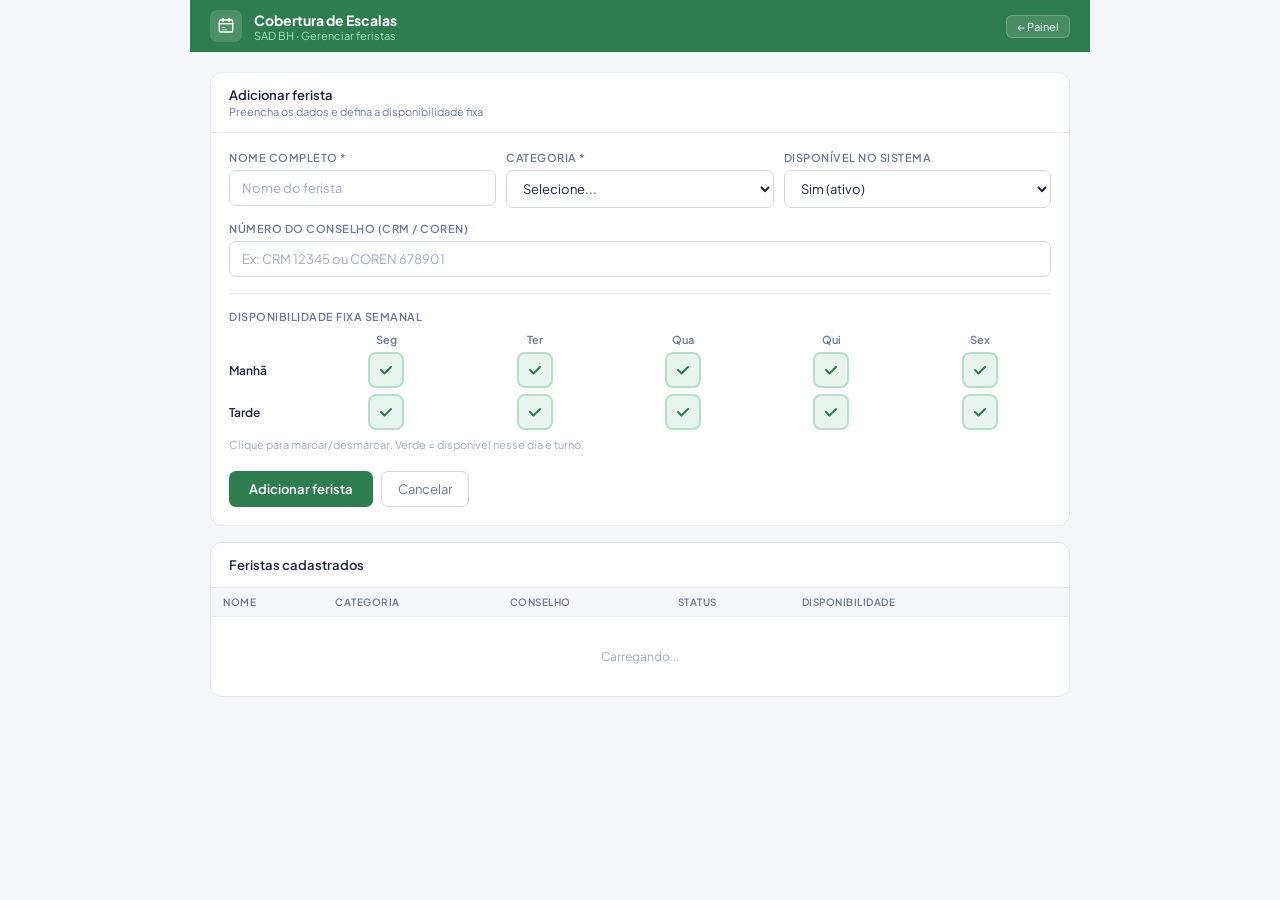
<file: gerenciar_feristas.html>
<!DOCTYPE html>
<html lang="pt-BR">
<head>
<meta charset="UTF-8">
<meta name="viewport" content="width=device-width, initial-scale=1.0">
<title>Gerenciar Feristas &middot; SAD BH</title>
<style>
@import url('https://fonts.googleapis.com/css2?family=Plus+Jakarta+Sans:wght@400;500;600&display=swap');
*{box-sizing:border-box;margin:0;padding:0}
:root{
  --bg:#f4f6f9;--card:#fff;--border:#e4e8ef;--border2:#d0d7e3;
  --text:#1b2438;--muted:#6b7a96;--hint:#a0abbe;
  --green:#2e7d4f;--green-mid:#3da06a;--green-light:#e8f5ee;--green-border:#b6dfc8;
  --red:#c0392b;--red-light:#fdecea;--red-border:#f5b8b2;
  --blue:#1a5fa6;--blue-light:#e8f0fb;--blue-border:#aac5ef;
  --purple:#6d3aad;--purple-light:#f0eafb;--purple-border:#c9aef0;
  --font:'Plus Jakarta Sans',sans-serif;
}
body{font-family:var(--font);background:var(--bg);color:var(--text);font-size:13px}
.app{max-width:900px;margin:0 auto;padding:0 0 40px}
.topbar{background:var(--green);padding:0 20px;display:flex;align-items:center;justify-content:space-between;height:52px}
.topbar-left{display:flex;align-items:center;gap:12px}
.topbar-icon{width:32px;height:32px;background:rgba(255,255,255,.15);border-radius:7px;display:flex;align-items:center;justify-content:center}
.topbar-title{font-size:14px;font-weight:700;color:#fff}
.topbar-sub{font-size:11px;color:#a8e6c0}
.topbar-logout{background:rgba(255,255,255,.12);border:1px solid rgba(255,255,255,.2);border-radius:6px;padding:4px 10px;font-size:11px;color:#fff;cursor:pointer;font-family:var(--font)}
.content{padding:20px}
.card{background:var(--card);border:1px solid var(--border);border-radius:12px;margin-bottom:16px;overflow:hidden}
.card-head{padding:14px 18px;border-bottom:1px solid var(--border);display:flex;align-items:center;justify-content:space-between}
.card-title{font-size:13px;font-weight:600}
.card-sub{font-size:11px;color:var(--muted);margin-top:2px}
.card-body{padding:18px}
.field{margin-bottom:14px}
.field:last-child{margin-bottom:0}
.field label{display:block;font-size:11px;font-weight:600;text-transform:uppercase;letter-spacing:.5px;color:var(--muted);margin-bottom:6px}
.field input,.field select{width:100%;background:#fff;border:1px solid var(--border2);border-radius:7px;padding:9px 12px;font-size:13px;color:var(--text);font-family:var(--font);outline:none}
.field input:focus,.field select:focus{border-color:var(--green-mid)}
.field input::placeholder{color:var(--hint)}
.field-row{display:grid;grid-template-columns:1fr 1fr 1fr;gap:10px}
.btn-pri{background:var(--green);border:none;border-radius:7px;padding:9px 20px;font-size:13px;color:#fff;cursor:pointer;font-family:var(--font);font-weight:600;display:inline-flex;align-items:center;gap:6px}
.btn-pri:hover{background:var(--green-mid)}
.btn-pri:disabled{background:var(--hint);cursor:not-allowed}
.btn-sec{background:#fff;border:1px solid var(--border2);border-radius:7px;padding:9px 16px;font-size:13px;color:var(--muted);cursor:pointer;font-family:var(--font)}
.btn-sec:hover{background:var(--bg)}
.btn-edit{background:#fff;border:1px solid var(--blue-border);border-radius:6px;padding:5px 10px;font-size:11px;color:var(--blue);cursor:pointer;font-family:var(--font);font-weight:500}
.btn-edit:hover{background:var(--blue-light)}
.btn-danger{background:#fff;border:1px solid var(--red-border);border-radius:6px;padding:5px 10px;font-size:11px;color:var(--red);cursor:pointer;font-family:var(--font);font-weight:500}
.btn-danger:hover{background:var(--red-light)}
.alert{border-radius:8px;padding:10px 14px;font-size:12px;margin-bottom:14px;border-left:3px solid;display:flex;align-items:center;gap:8px}
.alert.success{background:var(--green-light);border-color:var(--green);color:#1a5c35}
.alert.err{background:var(--red-light);border-color:var(--red);color:#8b1a14}
table{width:100%;border-collapse:collapse;font-size:12px}
thead th{background:var(--bg);padding:8px 12px;text-align:left;font-size:10px;font-weight:600;text-transform:uppercase;letter-spacing:.5px;color:var(--muted);border-bottom:1px solid var(--border)}
tbody td{padding:10px 12px;border-bottom:1px solid var(--border);vertical-align:middle}
tbody tr:last-child td{border-bottom:none}
tbody tr:hover td{background:#fafbfc}
.badge{display:inline-block;font-size:10px;padding:2px 8px;border-radius:20px;font-weight:600}
.badge.medico{background:var(--blue-light);color:var(--blue);border:1px solid var(--blue-border)}
.badge.enfermeiro{background:var(--purple-light);color:var(--purple);border:1px solid var(--purple-border)}
.badge.sim{background:var(--green-light);color:var(--green);border:1px solid var(--green-border)}
.badge.nao{background:var(--red-light);color:var(--red);border:1px solid var(--red-border)}
.empty{text-align:center;padding:32px;color:var(--hint)}
.spinner{display:inline-block;width:14px;height:14px;border:2px solid rgba(255,255,255,.4);border-top-color:#fff;border-radius:50%;animation:spin .6s linear infinite}
@keyframes spin{to{transform:rotate(360deg)}}
.actions-row{display:flex;gap:8px;margin-top:6px}

/* Grade de disponibilidade */
.disp-section{margin-top:16px;padding-top:16px;border-top:1px solid var(--border)}
.disp-label{font-size:11px;font-weight:600;text-transform:uppercase;letter-spacing:.5px;color:var(--muted);margin-bottom:10px}
.disp-grid{display:grid;grid-template-columns:80px repeat(5,1fr);gap:6px;align-items:center}
.disp-header{font-size:11px;font-weight:600;text-align:center;color:var(--muted)}
.disp-row-label{font-size:12px;font-weight:600;color:var(--text)}
.disp-cell{display:flex;align-items:center;justify-content:center}
.disp-toggle{width:36px;height:36px;border-radius:8px;border:2px solid var(--border2);background:#fff;cursor:pointer;display:flex;align-items:center;justify-content:center;transition:all .12s;font-size:16px}
.disp-toggle.ativo{background:var(--green-light);border-color:var(--green-border)}
.disp-toggle.ativo svg{stroke:var(--green)}
.disp-toggle:hover{border-color:var(--green-mid)}
.disp-hint{font-size:11px;color:var(--hint);margin-top:8px}

/* Mini grade na listagem */
.mini-disp{display:inline-flex;gap:2px}
.mini-dot{width:8px;height:8px;border-radius:2px}
.mini-dot.on{background:var(--green)}
.mini-dot.off{background:var(--border2)}
</style>
</head>
<body>
<div class="app">
  <div class="topbar">
    <div class="topbar-left">
      <div class="topbar-icon">
        <svg width="18" height="18" viewBox="0 0 24 24" fill="none">
          <rect x="3" y="4" width="18" height="16" rx="2" stroke="#fff" stroke-width="1.8"/>
          <path d="M3 9h18" stroke="#fff" stroke-width="1.8"/>
          <path d="M8 2v4M16 2v4" stroke="#fff" stroke-width="1.8" stroke-linecap="round"/>
          <path d="M7 14h4M7 17h6" stroke="#a8e6c0" stroke-width="1.5" stroke-linecap="round"/>
        </svg>
      </div>
      <div>
        <div class="topbar-title">Cobertura de Escalas</div>
        <div class="topbar-sub">SAD BH &middot; Gerenciar feristas</div>
      </div>
    </div>
    <button class="topbar-logout" onclick="voltarPainel()">&#8592; Painel</button>
  </div>

  <div class="content">
    <div id="alert-global"></div>

    <div class="card">
      <div class="card-head">
        <div>
          <div class="card-title" id="form-titulo">Adicionar ferista</div>
          <div class="card-sub">Preencha os dados e defina a disponibilidade fixa</div>
        </div>
      </div>
      <div class="card-body">
        <input type="hidden" id="f-row" value="">
        <div class="field-row">
          <div class="field">
            <label>Nome completo *</label>
            <input type="text" id="f-nome" placeholder="Nome do ferista">
          </div>
          <div class="field">
            <label>Categoria *</label>
            <select id="f-cat">
              <option value="">Selecione...</option>
              <option value="medico">M&eacute;dico</option>
              <option value="enfermeiro">Enfermeiro</option>
            </select>
          </div>
          <div class="field">
            <label>Dispon&iacute;vel no sistema</label>
            <select id="f-disp">
              <option value="SIM">Sim (ativo)</option>
              <option value="NAO">N&atilde;o (inativo)</option>
            </select>
          </div>
        </div>
        <div class="field">
          <label>N&uacute;mero do conselho (CRM / COREN)</label>
          <input type="text" id="f-conselho" placeholder="Ex: CRM 12345 ou COREN 678901">
        </div>

        <div class="disp-section">
          <div class="disp-label">Disponibilidade fixa semanal</div>
          <div class="disp-grid">
            <div></div>
            <div class="disp-header">Seg</div>
            <div class="disp-header">Ter</div>
            <div class="disp-header">Qua</div>
            <div class="disp-header">Qui</div>
            <div class="disp-header">Sex</div>

            <div class="disp-row-label">Manh&atilde;</div>
            <div class="disp-cell"><button type="button" class="disp-toggle ativo" id="t_seg_m" onclick="toggleDisp(this)"><svg width="16" height="16" viewBox="0 0 16 16" fill="none"><path d="M3 8l3.5 3.5L13 5" stroke="#2e7d4f" stroke-width="2" stroke-linecap="round" stroke-linejoin="round"/></svg></button></div>
            <div class="disp-cell"><button type="button" class="disp-toggle ativo" id="t_ter_m" onclick="toggleDisp(this)"><svg width="16" height="16" viewBox="0 0 16 16" fill="none"><path d="M3 8l3.5 3.5L13 5" stroke="#2e7d4f" stroke-width="2" stroke-linecap="round" stroke-linejoin="round"/></svg></button></div>
            <div class="disp-cell"><button type="button" class="disp-toggle ativo" id="t_qua_m" onclick="toggleDisp(this)"><svg width="16" height="16" viewBox="0 0 16 16" fill="none"><path d="M3 8l3.5 3.5L13 5" stroke="#2e7d4f" stroke-width="2" stroke-linecap="round" stroke-linejoin="round"/></svg></button></div>
            <div class="disp-cell"><button type="button" class="disp-toggle ativo" id="t_qui_m" onclick="toggleDisp(this)"><svg width="16" height="16" viewBox="0 0 16 16" fill="none"><path d="M3 8l3.5 3.5L13 5" stroke="#2e7d4f" stroke-width="2" stroke-linecap="round" stroke-linejoin="round"/></svg></button></div>
            <div class="disp-cell"><button type="button" class="disp-toggle ativo" id="t_sex_m" onclick="toggleDisp(this)"><svg width="16" height="16" viewBox="0 0 16 16" fill="none"><path d="M3 8l3.5 3.5L13 5" stroke="#2e7d4f" stroke-width="2" stroke-linecap="round" stroke-linejoin="round"/></svg></button></div>

            <div class="disp-row-label">Tarde</div>
            <div class="disp-cell"><button type="button" class="disp-toggle ativo" id="t_seg_t" onclick="toggleDisp(this)"><svg width="16" height="16" viewBox="0 0 16 16" fill="none"><path d="M3 8l3.5 3.5L13 5" stroke="#2e7d4f" stroke-width="2" stroke-linecap="round" stroke-linejoin="round"/></svg></button></div>
            <div class="disp-cell"><button type="button" class="disp-toggle ativo" id="t_ter_t" onclick="toggleDisp(this)"><svg width="16" height="16" viewBox="0 0 16 16" fill="none"><path d="M3 8l3.5 3.5L13 5" stroke="#2e7d4f" stroke-width="2" stroke-linecap="round" stroke-linejoin="round"/></svg></button></div>
            <div class="disp-cell"><button type="button" class="disp-toggle ativo" id="t_qua_t" onclick="toggleDisp(this)"><svg width="16" height="16" viewBox="0 0 16 16" fill="none"><path d="M3 8l3.5 3.5L13 5" stroke="#2e7d4f" stroke-width="2" stroke-linecap="round" stroke-linejoin="round"/></svg></button></div>
            <div class="disp-cell"><button type="button" class="disp-toggle ativo" id="t_qui_t" onclick="toggleDisp(this)"><svg width="16" height="16" viewBox="0 0 16 16" fill="none"><path d="M3 8l3.5 3.5L13 5" stroke="#2e7d4f" stroke-width="2" stroke-linecap="round" stroke-linejoin="round"/></svg></button></div>
            <div class="disp-cell"><button type="button" class="disp-toggle ativo" id="t_sex_t" onclick="toggleDisp(this)"><svg width="16" height="16" viewBox="0 0 16 16" fill="none"><path d="M3 8l3.5 3.5L13 5" stroke="#2e7d4f" stroke-width="2" stroke-linecap="round" stroke-linejoin="round"/></svg></button></div>
          </div>
          <div class="disp-hint">Clique para marcar/desmarcar. Verde = dispon&iacute;vel nesse dia e turno.</div>
        </div>

        <div class="actions-row" style="margin-top:20px">
          <button class="btn-pri" id="btn-salvar" onclick="salvar()">
            <span id="btn-txt">Adicionar ferista</span>
          </button>
          <button class="btn-sec" onclick="limparForm()">Cancelar</button>
        </div>
      </div>
    </div>

    <div class="card">
      <div class="card-head">
        <div class="card-title">Feristas cadastrados</div>
        <span style="font-size:11px;color:var(--muted)" id="total-badge"></span>
      </div>
      <div style="overflow-x:auto">
        <table>
          <thead>
            <tr>
              <th>Nome</th>
              <th>Categoria</th>
              <th>Conselho</th>
              <th>Status</th>
              <th>Disponibilidade</th>
              <th></th>
            </tr>
          </thead>
          <tbody id="lista-tbody">
            <tr><td colspan="6" class="empty">Carregando...</td></tr>
          </tbody>
        </table>
      </div>
    </div>
  </div>
</div>

<script>
const TURNOS = ['seg_m','seg_t','ter_m','ter_t','qua_m','qua_t','qui_m','qui_t','sex_m','sex_t'];
let feristas = [];

function voltarPainel() {
  google.script.run
    .withSuccessHandler(function(url){ window.top.location.href = url + '?p=frontend_integracao'; })
    .getScriptUrl();
}

function toggleDisp(btn) {
  btn.classList.toggle('ativo');
  const isAtivo = btn.classList.contains('ativo');
  const svg = btn.querySelector('svg path');
  if (svg) svg.setAttribute('stroke', isAtivo ? '#2e7d4f' : '#d0d7e3');
}

function getDisponibilidade() {
  const disp = {};
  TURNOS.forEach(t => {
    disp[t] = document.getElementById('t_' + t).classList.contains('ativo') ? 'SIM' : 'NAO';
  });
  return disp;
}

function setDisponibilidade(disp) {
  TURNOS.forEach(t => {
    const btn = document.getElementById('t_' + t);
    const val = disp && disp[t] ? disp[t] : 'SIM';
    const ativo = val === 'SIM';
    btn.classList.toggle('ativo', ativo);
    const svg = btn.querySelector('svg path');
    if (svg) svg.setAttribute('stroke', ativo ? '#2e7d4f' : '#d0d7e3');
  });
}

function miniDisp(disp) {
  if (!disp) return '<span style="color:var(--hint);font-size:11px">todos os turnos</span>';
  const dias = ['seg','ter','qua','qui','sex'];
  return `<div style="display:flex;flex-direction:column;gap:2px">
    <div class="mini-disp">${dias.map(d => `<div class="mini-dot ${disp[d+'_m']==='SIM'?'on':'off'}" title="${d} manh&atilde;"></div>`).join('')}</div>
    <div class="mini-disp">${dias.map(d => `<div class="mini-dot ${disp[d+'_t']==='SIM'?'on':'off'}" title="${d} tarde"></div>`).join('')}</div>
  </div>`;
}

function init() {
  google.script.run
    .withSuccessHandler(function(r) {
      if (r.ok) { feristas = r.feristas; renderLista(); }
      else mostrarAlert('err', 'Erro ao carregar feristas.');
    })
    .withFailureHandler(function(e) { mostrarAlert('err', e.message); })
    .listarFeristas();
}

function renderLista() {
  const tbody = document.getElementById('lista-tbody');
  document.getElementById('total-badge').textContent = feristas.length + ' ferista(s)';
  if (!feristas.length) {
    tbody.innerHTML = '<tr><td colspan="6" class="empty">Nenhum ferista cadastrado.</td></tr>';
    return;
  }
  tbody.innerHTML = feristas.map(f => `
    <tr>
      <td style="font-weight:500">${f.nome}</td>
      <td><span class="badge ${f.categoria}">${f.categoria === 'medico' ? 'M&eacute;dico' : 'Enfermeiro'}</span></td>
      <td style="color:var(--muted)">${f.conselho || '&mdash;'}</td>
      <td><span class="badge ${(f.disponivel||'SIM').toLowerCase()}">${f.disponivel === 'NAO' ? 'Inativo' : 'Ativo'}</span></td>
      <td>${miniDisp(f.disp)}</td>
      <td style="display:flex;gap:6px;justify-content:flex-end">
        <button class="btn-edit" onclick="editar(${f.row})">Editar</button>
        <button class="btn-danger" onclick="excluir(${f.row},'${f.nome.replace(/'/g,"\\'")}')">Excluir</button>
      </td>
    </tr>
  `).join('');
}

function editar(row) {
  const f = feristas.find(x => x.row === row);
  if (!f) return;
  document.getElementById('f-row').value = row;
  document.getElementById('f-nome').value = f.nome;
  document.getElementById('f-cat').value = f.categoria;
  document.getElementById('f-disp').value = f.disponivel || 'SIM';
  document.getElementById('f-conselho').value = f.conselho || '';
  setDisponibilidade(f.disp);
  document.getElementById('form-titulo').textContent = 'Editar ferista';
  document.getElementById('btn-txt').textContent = 'Salvar altera\u00e7\u00f5es';
  window.scrollTo({ top: 0, behavior: 'smooth' });
}

function salvar() {
  const nome     = document.getElementById('f-nome').value.trim();
  const cat      = document.getElementById('f-cat').value;
  const disp     = document.getElementById('f-disp').value;
  const conselho = document.getElementById('f-conselho').value.trim();
  const row      = document.getElementById('f-row').value;
  const disponibilidade = getDisponibilidade();

  if (!nome || !cat) { mostrarAlert('err', 'Nome e categoria s&atilde;o obrigat&oacute;rios.'); return; }

  const btn = document.getElementById('btn-salvar');
  btn.disabled = true;
  document.getElementById('btn-txt').innerHTML = '<span class="spinner"></span>';

  google.script.run
    .withSuccessHandler(function(r) {
      btn.disabled = false;
      document.getElementById('btn-txt').textContent = row ? 'Salvar altera\u00e7\u00f5es' : 'Adicionar ferista';
      if (r.ok) {
        mostrarAlert('success', r.acao === 'criado' ? 'Ferista adicionado.' : 'Ferista atualizado.');
        limparForm();
        init();
      } else {
        mostrarAlert('err', r.erro || 'Erro ao salvar.');
      }
    })
    .withFailureHandler(function(e) {
      btn.disabled = false;
      document.getElementById('btn-txt').textContent = row ? 'Salvar altera\u00e7\u00f5es' : 'Adicionar ferista';
      mostrarAlert('err', e.message);
    })
    .salvarFerista({ nome, categoria: cat, disponivel: disp, conselho, disp: disponibilidade, row: row ? parseInt(row) : null });
}

function excluir(row, nome) {
  if (!confirm('Excluir "' + nome + '"?')) return;
  google.script.run
    .withSuccessHandler(function(r) {
      if (r.ok) { mostrarAlert('success', 'Ferista removido.'); init(); }
      else mostrarAlert('err', r.erro);
    })
    .withFailureHandler(function(e) { mostrarAlert('err', e.message); })
    .excluirFerista({ row });
}

function limparForm() {
  document.getElementById('f-row').value = '';
  document.getElementById('f-nome').value = '';
  document.getElementById('f-cat').value = '';
  document.getElementById('f-disp').value = 'SIM';
  document.getElementById('f-conselho').value = '';
  setDisponibilidade(null);
  document.getElementById('form-titulo').textContent = 'Adicionar ferista';
  document.getElementById('btn-txt').textContent = 'Adicionar ferista';
  document.getElementById('btn-salvar').disabled = false;
}

function mostrarAlert(tipo, msg) {
  document.getElementById('alert-global').innerHTML = `<div class="alert ${tipo}">${msg}</div>`;
  setTimeout(() => document.getElementById('alert-global').innerHTML = '', 4000);
}

init();
</script>
</body>
</html>
</file>
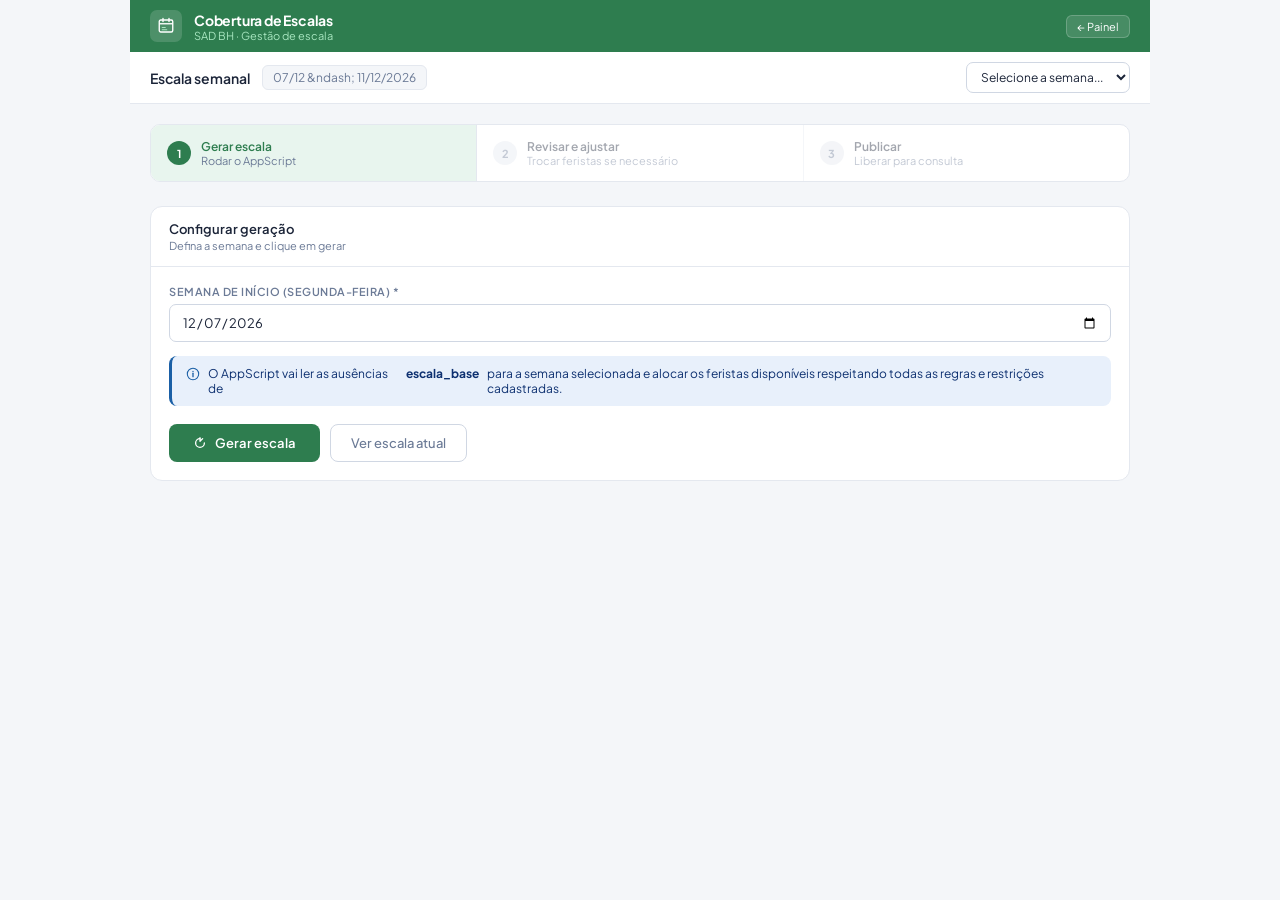
<file: gestao_escala.html>
<style>
@import url('https://fonts.googleapis.com/css2?family=Plus+Jakarta+Sans:wght@400;500;600&display=swap');
*{box-sizing:border-box;margin:0;padding:0}
:root{
  --bg:#f4f6f9;--card:#fff;--border:#e4e8ef;--border2:#d0d7e3;
  --text:#1b2438;--muted:#6b7a96;--hint:#a0abbe;
  --green:#2e7d4f;--green-mid:#3da06a;--green-light:#e8f5ee;--green-border:#b6dfc8;
  --orange:#d95f1a;--orange-light:#fdf0e8;--orange-border:#f5c49a;
  --red:#c0392b;--red-light:#fdecea;--red-border:#f5b8b2;
  --blue:#1a5fa6;--blue-light:#e8f0fb;--blue-border:#aac5ef;
  --purple:#6d3aad;--purple-light:#f0eafb;--purple-border:#c9aef0;
  --font:'Plus Jakarta Sans',sans-serif;
}
body{font-family:var(--font);background:var(--bg);color:var(--text);font-size:13px}
.app{max-width:1020px;margin:0 auto;padding:0 0 40px}
.topbar{background:var(--green);padding:0 20px;display:flex;align-items:center;justify-content:space-between;height:52px}
.topbar-left{display:flex;align-items:center;gap:12px}
.topbar-icon{width:32px;height:32px;background:rgba(255,255,255,.15);border-radius:7px;display:flex;align-items:center;justify-content:center}
.topbar-title{font-size:14px;font-weight:700;color:#fff;letter-spacing:-.2px}
.topbar-sub{font-size:11px;color:#a8e6c0}
.topbar-right{display:flex;align-items:center;gap:10px}
.topbar-logout{background:rgba(255,255,255,.12);border:1px solid rgba(255,255,255,.2);border-radius:6px;padding:4px 10px;font-size:11px;color:#fff;cursor:pointer;font-family:var(--font)}
.subbar{background:#fff;border-bottom:1px solid var(--border);padding:0 20px;display:flex;align-items:center;justify-content:space-between;height:52px;margin-bottom:20px}
.subbar-left{display:flex;align-items:center;gap:12px}
.subbar-title{font-size:14px;font-weight:600}
.subbar-semana{font-size:12px;color:var(--muted);background:var(--bg);border:1px solid var(--border);border-radius:6px;padding:4px 10px}
.content{padding:0 20px}
.steps{display:flex;gap:0;margin-bottom:24px;background:#fff;border:1px solid var(--border);border-radius:10px;overflow:hidden}
.step{flex:1;padding:14px 16px;display:flex;align-items:center;gap:10px;border-right:1px solid var(--border);cursor:pointer;transition:background .12s}
.step:last-child{border-right:none}
.step.active{background:var(--green-light)}
.step.done{background:#f8fdf9}
.step.disabled{opacity:.4;cursor:not-allowed}
.step-num{width:24px;height:24px;border-radius:50%;display:flex;align-items:center;justify-content:center;font-size:11px;font-weight:700;flex-shrink:0;background:var(--border);color:var(--muted)}
.step.active .step-num{background:var(--green);color:#fff}
.step.done .step-num{background:var(--green-light);color:var(--green)}
.step-info{}
.step-label{font-size:12px;font-weight:600;color:var(--text)}
.step.active .step-label{color:var(--green)}
.step-sub{font-size:11px;color:var(--muted)}
.panel{display:none}
.panel.active{display:block}
.card{background:var(--card);border:1px solid var(--border);border-radius:12px;margin-bottom:16px}
.card-head{padding:14px 18px;border-bottom:1px solid var(--border);display:flex;align-items:center;justify-content:space-between}
.card-title{font-size:13px;font-weight:600}
.card-sub{font-size:11px;color:var(--muted);margin-top:2px}
.card-body{padding:18px}
.field{margin-bottom:14px}
.field:last-child{margin-bottom:0}
.field label{display:block;font-size:11px;font-weight:600;text-transform:uppercase;letter-spacing:.5px;color:var(--muted);margin-bottom:6px}
.field select,.field input{width:100%;background:#fff;border:1px solid var(--border2);border-radius:7px;padding:9px 12px;font-size:13px;color:var(--text);font-family:var(--font);outline:none}
.field select:focus,.field input:focus{border-color:var(--green-mid)}
.btn-pri{background:var(--green);border:none;border-radius:8px;padding:10px 24px;font-size:13px;color:#fff;cursor:pointer;font-family:var(--font);font-weight:600;display:inline-flex;align-items:center;gap:8px}
.btn-pri:hover{background:var(--green-mid)}
.btn-pri:disabled{background:var(--hint);cursor:not-allowed}
.btn-sec{background:#fff;border:1px solid var(--border2);border-radius:8px;padding:10px 20px;font-size:13px;color:var(--muted);cursor:pointer;font-family:var(--font);font-weight:500}
.btn-sec:hover{background:var(--bg)}
.btn-warn{background:#fff;border:1px solid var(--orange-border);border-radius:8px;padding:10px 20px;font-size:13px;color:var(--orange);cursor:pointer;font-family:var(--font);font-weight:600}
.btn-pub{background:var(--green);border:none;border-radius:8px;padding:12px 32px;font-size:14px;color:#fff;cursor:pointer;font-family:var(--font);font-weight:700;display:inline-flex;align-items:center;gap:10px}
.btn-pub:hover{background:var(--green-mid)}
.btn-pub:disabled{background:var(--hint);cursor:not-allowed}
.alert{border-radius:8px;padding:10px 14px;font-size:12px;margin-bottom:16px;display:flex;align-items:flex-start;gap:8px;border-left:3px solid}
.alert.warn{background:var(--orange-light);border-color:var(--orange);color:#8a3a0a}
.alert.success{background:var(--green-light);border-color:var(--green);color:#1a5c35}
.alert.err{background:var(--red-light);border-color:var(--red);color:#8b1a14}
.alert.info{background:var(--blue-light);border-color:var(--blue);color:#0d3070}
.stat-row{display:grid;grid-template-columns:repeat(4,1fr);gap:10px;margin-bottom:20px}
.stat{background:#fff;border:1px solid var(--border);border-radius:10px;padding:12px 14px;border-top:3px solid var(--border)}
.stat.ok{border-top-color:var(--green)}
.stat.warn{border-top-color:var(--red)}
.stat.info{border-top-color:var(--orange)}
.stat.neu{border-top-color:var(--blue)}
.stat-lbl{font-size:10px;color:var(--muted);text-transform:uppercase;letter-spacing:.5px;margin-bottom:6px;font-weight:600}
.stat-val{font-size:22px;font-weight:700;line-height:1}
.stat.ok .stat-val{color:var(--green)}
.stat.warn .stat-val{color:var(--red)}
.stat.info .stat-val{color:var(--orange)}
.stat.neu .stat-val{color:var(--blue)}
.stat-sub{font-size:11px;color:var(--muted);margin-top:3px}
.grade-wrap{overflow-x:auto}
.grade{width:100%;border-collapse:collapse;font-size:12px;min-width:700px}
.grade th{background:var(--bg);padding:8px 10px;text-align:left;font-size:10px;font-weight:600;text-transform:uppercase;letter-spacing:.5px;color:var(--muted);border-bottom:1px solid var(--border);white-space:nowrap}
.grade td{padding:6px 8px;border-bottom:1px solid var(--border);vertical-align:top}
.grade tr:last-child td{border-bottom:none}
.grade tr:hover td{background:#fafbfc}
.eq-nome-cell{font-weight:600;font-size:12px;min-width:130px;padding-top:8px}
.slot-cell{min-width:100px}
.turno-sep{font-size:9px;font-weight:600;text-transform:uppercase;letter-spacing:.4px;color:var(--hint);margin-bottom:3px}
.slot-box{border-radius:6px;padding:4px 7px;font-size:11px;margin-bottom:3px;cursor:pointer;border:1px solid transparent;transition:all .12s;position:relative}
.slot-box.cob{background:var(--green-light);border-color:var(--green-border);color:#1a5c35}
.slot-box.apo{background:var(--orange-light);border-color:var(--orange-border);color:#8a3a0a}
.slot-box.sem{background:var(--red-light);border-color:var(--red-border);color:#8b1a14}
.slot-box.ext{background:var(--purple-light);border-color:var(--purple-border);color:#4a1f85}
.slot-box.vaga{background:#f8f9fb;border-color:var(--border);color:var(--hint);cursor:default}
.slot-box.editavel:hover{filter:brightness(.95);box-shadow:0 0 0 2px var(--green-border)}
.slot-box.selecionado{box-shadow:0 0 0 2px var(--green);filter:brightness(.95)}
.slot-tipo{font-size:9px;font-weight:600;text-transform:uppercase;opacity:.7}
.slot-nome{font-weight:600;margin-top:1px}
.pill{display:inline-block;font-size:9px;padding:1px 5px;border-radius:20px;margin-top:1px;font-weight:600}
.pill.med{background:var(--blue-light);color:var(--blue)}
.pill.enf{background:var(--purple-light);color:var(--purple)}
.edit-badge{position:absolute;top:3px;right:4px;width:14px;height:14px;border-radius:50%;background:var(--green);display:flex;align-items:center;justify-content:center}
.dias-header{font-size:10px;font-weight:600;text-transform:uppercase;letter-spacing:.5px;color:var(--hint);text-align:center}
.modal-overlay{display:none;position:fixed;inset:0;background:rgba(0,0,0,.35);z-index:100;align-items:center;justify-content:center}
.modal-overlay.open{display:flex}
.modal{background:#fff;border-radius:14px;padding:24px;width:100%;max-width:420px;max-height:90vh;overflow-y:auto;margin:20px}
.modal-title{font-size:15px;font-weight:700;margin-bottom:4px}
.modal-sub{font-size:12px;color:var(--muted);margin-bottom:20px}
.modal-footer{display:flex;gap:10px;justify-content:flex-end;margin-top:20px;padding-top:16px;border-top:1px solid var(--border)}
.ferista-opt{display:flex;align-items:center;gap:10px;padding:9px 12px;border:1px solid var(--border2);border-radius:8px;cursor:pointer;margin-bottom:6px;transition:all .12s}
.ferista-opt:hover{background:var(--green-light);border-color:var(--green-border)}
.ferista-opt.sel{background:var(--green-light);border-color:var(--green);box-shadow:0 0 0 1px var(--green)}
.fer-av{width:30px;height:30px;border-radius:50%;display:flex;align-items:center;justify-content:center;font-size:11px;font-weight:700;flex-shrink:0}
.fer-av.med{background:var(--blue-light);color:var(--blue)}
.fer-av.enf{background:var(--purple-light);color:var(--purple)}
.fer-nome{font-size:13px;font-weight:500;flex:1}
.fer-info{font-size:11px;color:var(--muted);margin-top:1px}
.fer-check{width:18px;height:18px;border-radius:50%;border:2px solid var(--border2);flex-shrink:0;display:flex;align-items:center;justify-content:center}
.ferista-opt.sel .fer-check{background:var(--green);border-color:var(--green)}
.divider{height:1px;background:var(--border);margin:16px 0}
.footer-bar{display:flex;align-items:center;justify-content:space-between;padding:16px 20px;background:#fff;border-top:1px solid var(--border);margin-top:20px}
.footer-info{font-size:12px;color:var(--muted)}
.footer-actions{display:flex;gap:10px}
.spinner{display:inline-block;width:14px;height:14px;border:2px solid rgba(255,255,255,.4);border-top-color:#fff;border-radius:50%;animation:spin .6s linear infinite}
@keyframes spin{to{transform:rotate(360deg)}}
.log-box{background:#f8f9fb;border:1px solid var(--border);border-radius:8px;padding:12px 14px;font-size:12px;color:var(--muted);font-family:monospace;max-height:160px;overflow-y:auto;line-height:1.7}
.pub-card{background:var(--green-light);border:1px solid var(--green-border);border-radius:12px;padding:24px;text-align:center}
.pub-icon{width:56px;height:56px;border-radius:50%;background:var(--green);display:flex;align-items:center;justify-content:center;margin:0 auto 16px}
.pub-title{font-size:16px;font-weight:700;color:var(--green);margin-bottom:6px}
.pub-sub{font-size:13px;color:#1a5c35;margin-bottom:20px;line-height:1.6}
.pub-detail{background:#fff;border:1px solid var(--green-border);border-radius:8px;padding:12px 16px;text-align:left;font-size:12px;color:#1a5c35;margin-bottom:20px;line-height:1.9}
.nao-cob-item{display:flex;align-items:center;gap:10px;background:var(--red-light);border:1px solid var(--red-border);border-left:3px solid var(--red);border-radius:8px;padding:9px 12px;margin-bottom:6px}
.nao-cob-eq{font-weight:600;font-size:12px}
.nao-cob-det{font-size:11px;color:var(--red);margin-top:1px}
.section-ttl{font-size:11px;font-weight:700;text-transform:uppercase;letter-spacing:.6px;color:var(--muted);margin-bottom:10px}
.tag-alterado{display:inline-block;font-size:9px;padding:1px 6px;border-radius:20px;background:#fff8e6;color:#7a5a00;border:1px solid #f5d88a;margin-left:4px;font-weight:600}
</style>
</head>
<body>

<div class="app">
  <div class="topbar">
    <div class="topbar-left">
      <div class="topbar-icon">
        <svg width="18" height="18" viewBox="0 0 24 24" fill="none">
          <rect x="3" y="4" width="18" height="16" rx="2" stroke="#fff" stroke-width="1.8"/>
          <path d="M3 9h18" stroke="#fff" stroke-width="1.8"/>
          <path d="M8 2v4M16 2v4" stroke="#fff" stroke-width="1.8" stroke-linecap="round"/>
          <path d="M7 14h4M7 17h6" stroke="#a8e6c0" stroke-width="1.5" stroke-linecap="round"/>
        </svg>
      </div>
      <div>
        <div class="topbar-title">Cobertura de Escalas</div>
        <div class="topbar-sub">SAD BH &middot; Gest&atilde;o de escala</div>
      </div>
    </div>
    <div class="topbar-right">
      <button class="topbar-logout" onclick="window.location.href='frontend_integracao.html'">&#8592; Painel</button>
    </div>
  </div>

  <div class="subbar">
    <div class="subbar-left">
      <div class="subbar-title">Escala semanal</div>
      <div class="subbar-semana" id="semana-label">carregando...</div>
    </div>
    <select id="sel-semana" onchange="trocarSemana(this.value)" style="background:#fff;border:1px solid var(--border2);border-radius:7px;padding:6px 10px;font-size:12px;color:var(--text);font-family:var(--font);outline:none">
      <option value="">Selecione a semana...</option>
    </select>
  </div>

  <div class="content">

    <!-- STEPS -->
    <div class="steps">
      <div class="step active" id="step1" onclick="irStep(1)">
        <div class="step-num" id="snum1">1</div>
        <div class="step-info">
          <div class="step-label">Gerar escala</div>
          <div class="step-sub">Rodar o AppScript</div>
        </div>
      </div>
      <div class="step disabled" id="step2" onclick="irStep(2)">
        <div class="step-num" id="snum2">2</div>
        <div class="step-info">
          <div class="step-label">Revisar e ajustar</div>
          <div class="step-sub">Trocar feristas se necess&aacute;rio</div>
        </div>
      </div>
      <div class="step disabled" id="step3" onclick="irStep(3)">
        <div class="step-num" id="snum3">3</div>
        <div class="step-info">
          <div class="step-label">Publicar</div>
          <div class="step-sub">Liberar para consulta</div>
        </div>
      </div>
    </div>

    <!-- PAINEL 1: GERAR -->
    <div class="panel active" id="panel1">
      <div id="alert-gerar"></div>
      <div class="card">
        <div class="card-head">
          <div>
            <div class="card-title">Configurar gera&ccedil;&atilde;o</div>
            <div class="card-sub">Defina a semana e clique em gerar</div>
          </div>
        </div>
        <div class="card-body">
          <div class="field">
            <label>Semana de in&iacute;cio (segunda-feira) *</label>
            <input type="date" id="data-inicio" onchange="atualizarLabelSemana()">
          </div>
          <div class="alert info" style="margin-top:14px">
            <svg width="14" height="14" viewBox="0 0 16 16" fill="none" style="flex-shrink:0;margin-top:1px"><circle cx="8" cy="8" r="6.5" stroke="#1a5fa6" stroke-width="1.2"/><line x1="8" y1="7" x2="8" y2="11" stroke="#1a5fa6" stroke-width="1.5" stroke-linecap="round"/><circle cx="8" cy="5" r=".8" fill="#1a5fa6"/></svg>
            O AppScript vai ler as aus&ecirc;ncias de <strong>escala_base</strong> para a semana selecionada e alocar os feristas dispon&iacute;veis respeitando todas as regras e restri&ccedil;&otilde;es cadastradas.
          </div>
          <div style="margin-top:18px;display:flex;gap:10px">
            <button class="btn-pri" id="btn-gerar" onclick="gerarEscala()">
              <svg width="14" height="14" viewBox="0 0 16 16" fill="none"><path d="M8 2v4l3-3" stroke="#fff" stroke-width="1.5" stroke-linecap="round" stroke-linejoin="round"/><path d="M13 8A5 5 0 118 3" stroke="#fff" stroke-width="1.5" stroke-linecap="round"/></svg>
              <span id="btn-gerar-txt">Gerar escala</span>
            </button>
            <button class="btn-sec" onclick="carregarEscalaExistente()">Ver escala atual</button>
          </div>
        </div>
      </div>
      <div class="card" id="log-card" style="display:none">
        <div class="card-head"><div class="card-title">Log de execu&ccedil;&atilde;o</div></div>
        <div class="card-body">
          <div class="log-box" id="log-box"></div>
        </div>
      </div>
    </div>

    <!-- PAINEL 2: REVISAR -->
    <div class="panel" id="panel2">
      <div id="alert-revisar"></div>
      <div class="stat-row" id="stats-revisar"></div>

      <div id="nao-cob-wrap" style="display:none">
        <p class="section-ttl">Buracos n&atilde;o cobertos</p>
        <div id="nao-cob-lista"></div>
        <div class="divider"></div>
      </div>

      <div class="card">
        <div class="card-head">
          <div>
            <div class="card-title">Grade de aloca&ccedil;&otilde;es</div>
            <div class="card-sub">Clique em qualquer aloca&ccedil;&atilde;o para trocar o ferista</div>
          </div>
          <div style="display:flex;gap:8px;align-items:center">
            <select id="filtro-cat" onchange="renderGrade()" style="background:#fff;border:1px solid var(--border2);border-radius:7px;padding:6px 10px;font-size:12px;color:var(--text);font-family:var(--font);outline:none">
              <option value="todos">M&eacute;dicos e enfermeiros</option>
              <option value="medico">S&oacute; m&eacute;dicos</option>
              <option value="enfermeiro">S&oacute; enfermeiros</option>
            </select>
            <select id="filtro-status" onchange="renderGrade()" style="background:#fff;border:1px solid var(--border2);border-radius:7px;padding:6px 10px;font-size:12px;color:var(--text);font-family:var(--font);outline:none">
              <option value="todos">Todos</option>
              <option value="sem">S&oacute; sem cobertura</option>
              <option value="cob">Com cobertura</option>
            </select>
          </div>
        </div>
        <div class="card-body" style="padding:0">
          <div class="grade-wrap">
            <table class="grade">
              <thead>
                <tr>
                  <th style="min-width:140px">Equipe</th>
                  <th id="th0" class="dias-header"></th>
                  <th id="th1" class="dias-header"></th>
                  <th id="th2" class="dias-header"></th>
                  <th id="th3" class="dias-header"></th>
                  <th id="th4" class="dias-header"></th>
                </tr>
              </thead>
              <tbody id="grade-tbody">
                <tr><td colspan="6" style="text-align:center;padding:32px;color:var(--hint)">Gere a escala para ver as aloca&ccedil;&otilde;es</td></tr>
              </tbody>
            </table>
          </div>
        </div>
      </div>

      <div class="footer-bar">
        <div class="footer-info" id="footer-info">
          <span id="alteracoes-count" style="color:var(--orange);font-weight:600"></span>
        </div>
        <div class="footer-actions">
          <button class="btn-sec" onclick="irStep(1)">&#8592; Voltar</button>
          <button class="btn-warn" id="btn-salvar-ajustes" onclick="salvarAjustes()" style="display:none">Salvar ajustes</button>
          <button class="btn-pri" onclick="irStep(3)">Revisar e publicar &#8594;</button>
        </div>
      </div>
    </div>

    <!-- PAINEL 3: PUBLICAR -->
    <div class="panel" id="panel3">
      <div id="alert-pub"></div>
      <div class="card">
        <div class="card-head">
          <div class="card-title">Resumo antes de publicar</div>
          <div class="card-sub">Confira antes de liberar para os feristas e equipes</div>
        </div>
        <div class="card-body">
          <div class="stat-row" id="stats-pub" style="margin-bottom:16px"></div>
          <div id="nao-cob-pub" style="margin-bottom:16px"></div>
          <div id="alteracoes-pub" style="margin-bottom:16px"></div>
        </div>
      </div>

      <div class="pub-card" id="pub-sucesso" style="display:none">
        <div class="pub-icon">
          <svg width="24" height="24" viewBox="0 0 24 24" fill="none">
            <path d="M5 12L9.5 16.5L19 7" stroke="#fff" stroke-width="2.5" stroke-linecap="round" stroke-linejoin="round"/>
          </svg>
        </div>
        <div class="pub-title">Escala publicada com sucesso!</div>
        <div class="pub-sub">Feristas e equipes j&aacute; podem consultar o painel.</div>
        <button class="btn-pri" onclick="window.location.href='frontend_integracao.html'" style="margin:0 auto">Ver painel &#8594;</button>
      </div>

      <div id="pub-form">
        <div class="footer-bar">
          <div class="footer-info">A publica&ccedil;&atilde;o atualiza o painel p&uacute;blico imediatamente.</div>
          <div class="footer-actions">
            <button class="btn-sec" onclick="irStep(2)">&#8592; Voltar e ajustar</button>
            <button class="btn-pub" id="btn-publicar" onclick="publicar()">
              <svg width="16" height="16" viewBox="0 0 24 24" fill="none"><path d="M12 2v12M7 7l5-5 5 5" stroke="#fff" stroke-width="2" stroke-linecap="round" stroke-linejoin="round"/><path d="M3 17v2a2 2 0 002 2h14a2 2 0 002-2v-2" stroke="#fff" stroke-width="2" stroke-linecap="round"/></svg>
              <span id="btn-pub-txt">Publicar escala</span>
            </button>
          </div>
        </div>
      </div>
    </div>

  </div>
</div>

<!-- MODAL TROCAR FERISTA -->
<div class="modal-overlay" id="modal-overlay" onclick="fecharModal(event)">
  <div class="modal">
    <div class="modal-title" id="modal-title">Trocar ferista</div>
    <div class="modal-sub" id="modal-sub">Selecione o novo ferista para esta aloca&ccedil;&atilde;o</div>
    <div id="modal-feristas"></div>
    <div class="modal-footer">
      <button class="btn-sec" onclick="fecharModalBtn()">Cancelar</button>
      <button class="btn-pri" id="btn-confirmar-troca" onclick="confirmarTroca()" disabled>Confirmar troca</button>
    </div>
  </div>
</div>

<script>
const API_URL = (function() {
  const url = window.location.href;
  return url.split('?')[0];
})();

const DIAS_NOMES = ['Seg','Ter','Qua','Qui','Sex'];
const DIAS_COMPLETOS = ['Segunda','Ter&ccedil;a','Quarta','Quinta','Sexta'];

let dadosEscala = null;
let dadosFeristas = null;
let semanas = [];
let semanaAtual = null;
let alteracoes = []; // {equipe, turno, dia, categoria, feristaAntigo, feristaNovo}
let slotSelecionado = null;
let feristaSelecionadoModal = null;
let stepAtual = 1;

// =============================================
// INIT
// =============================================
async function init() {
  // Seta data padr&atilde;o = pr&oacute;xima segunda
  const hoje = new Date();
  const dow = hoje.getDay();
  const diff = dow === 0 ? 1 : 8 - dow;
  const proxSeg = new Date(hoje);
  proxSeg.setDate(hoje.getDate() + diff);
  document.getElementById('data-inicio').value = proxSeg.toISOString().split('T')[0];
  atualizarLabelSemana();

  await carregarSemanas();
  await carregarFeristas();
}

async function carregarSemanas() {
  try {
    const r = await api({ acao: 'semanas' });
    if (r.ok) {
      semanas = r.semanas;
      const sel = document.getElementById('sel-semana');
      semanas.forEach(s => {
        const opt = document.createElement('option');
        opt.value = s.inicio;
        opt.textContent = s.label;
        sel.appendChild(opt);
      });
      if (semanas.length) {
        sel.value = semanas[0].inicio;
        semanaAtual = semanas[0].inicio;
        document.getElementById('data-inicio').value = semanas[0].inicio;
        atualizarLabelSemana();
      }
    }
  } catch(e) { console.warn('Semanas:', e); }
}

async function carregarFeristas() {
  try {
    const r = await api({ acao: 'feristas', inicio: semanaAtual });
    if (r.ok) dadosFeristas = r;
  } catch(e) { console.warn('Feristas:', e); }
}

function atualizarLabelSemana() {
  const v = document.getElementById('data-inicio').value;
  if (!v) return;
  const seg = new Date(v + 'T12:00:00');
  const sex = new Date(seg); sex.setDate(seg.getDate() + 4);
  const fmt = d => `${d.getDate().toString().padStart(2,'0')}/${(d.getMonth()+1).toString().padStart(2,'0')}`;
  document.getElementById('semana-label').textContent = `${fmt(seg)} &ndash; ${fmt(sex)}/${sex.getFullYear()}`;
}

function trocarSemana(v) {
  if (!v) return;
  semanaAtual = v;
  document.getElementById('data-inicio').value = v;
  atualizarLabelSemana();
}

// =============================================
// STEP NAVIGATION
// =============================================
function irStep(n) {
  if (n === 2 && stepAtual < 2) return;
  if (n === 3 && stepAtual < 2) return;

  stepAtual = n;
  document.querySelectorAll('.panel').forEach((p,i) => p.classList.toggle('active', i+1 === n));
  document.querySelectorAll('.step').forEach((s,i) => {
    s.classList.remove('active','done','disabled');
    if (i+1 < n) s.classList.add('done');
    else if (i+1 === n) s.classList.add('active');
    else s.classList.add('disabled');
  });

  if (n === 3) prepararPublicacao();
}

// =============================================
// GERAR ESCALA
// =============================================
async function gerarEscala() {
  const inicio = document.getElementById('data-inicio').value;
  if (!inicio) { mostrarAlert('alert-gerar','warn','Selecione a data de in&iacute;cio da semana.'); return; }

  const btn = document.getElementById('btn-gerar');
  const txt = document.getElementById('btn-gerar-txt');
  btn.disabled = true;
  txt.innerHTML = '<span class="spinner"></span> Gerando...';

  document.getElementById('log-card').style.display = 'block';
  const log = document.getElementById('log-box');
  log.innerHTML = '';
  addLog('Iniciando gera&ccedil;&atilde;o da escala...');
  addLog(`Semana: ${document.getElementById('semana-label').textContent}`);

  try {
    addLog('Chamando AppScript...');
    const r = await apiPost({
      acao: 'gerar_escala',
      inicio
    });

    if (r.ok) {
      addLog(`Conclu&iacute;do. ${r.cobertos||0} cobertura(s) &middot; ${r.naoCobertos||0} buraco(s) n&atilde;o coberto(s)`);
      if (r.avisos && r.avisos.length) r.avisos.forEach(a => addLog('⚠ ' + a));
      mostrarAlert('alert-gerar','success','Escala gerada com sucesso! Avance para revisar as aloca&ccedil;&otilde;es.');
      semanaAtual = inicio;
      alteracoes = [];
      await carregarEscalaGerada();
      irStep(2);
    } else {
      addLog('Erro: ' + r.erro);
      mostrarAlert('alert-gerar','err','Erro ao gerar: ' + r.erro);
    }
  } catch(e) {
    addLog('Erro de comunica&ccedil;&atilde;o: ' + e.message);
    mostrarAlert('alert-gerar','err','Erro de comunica&ccedil;&atilde;o: ' + e.message);
  } finally {
    btn.disabled = false;
    txt.innerHTML = '<svg width="14" height="14" viewBox="0 0 16 16" fill="none"><path d="M8 2v4l3-3" stroke="#fff" stroke-width="1.5" stroke-linecap="round" stroke-linejoin="round"/><path d="M13 8A5 5 0 118 3" stroke="#fff" stroke-width="1.5" stroke-linecap="round"/></svg> Gerar escala';
  }
}

async function carregarEscalaExistente() {
  addLog('Carregando escala existente...');
  document.getElementById('log-card').style.display = 'block';
  await carregarEscalaGerada();
  irStep(2);
}

async function carregarEscalaGerada() {
  try {
    const r = await api({ acao: 'escala', inicio: semanaAtual });
    if (!r.ok) throw new Error(r.erro);
    dadosEscala = r;
    // Atualiza cabe&ccedil;alhos
    r.dias.forEach((d,i) => {
      const el = document.getElementById('th'+i);
      if (el) el.textContent = DIAS_NOMES[i] + ' ' + d;
    });
    renderStats();
    renderGrade();
    renderNaoCobertos();
    await carregarFeristas();
  } catch(e) {
    mostrarAlert('alert-revisar','err','Erro ao carregar escala: ' + e.message);
  }
}

function addLog(msg) {
  const log = document.getElementById('log-box');
  const time = new Date().toLocaleTimeString('pt-BR');
  log.innerHTML += `<div>[${time}] ${msg}</div>`;
  log.scrollTop = log.scrollHeight;
}

// =============================================
// STATS
// =============================================
function renderStats() {
  if (!dadosEscala) return;
  let cob=0,sem=0,apo=0,ext=0;
  dadosEscala.equipes.forEach(e => e.turnos.forEach(t => t.dias.forEach(d => {
    if (d.tipo==='cob') cob++;
    else if (d.tipo==='sem') sem++;
    else if (d.tipo==='apo') apo++;
    else if (d.tipo==='ext') ext++;
  })));
  const perc = cob+sem > 0 ? Math.round(cob/(cob+sem)*100) : 100;

  const html = `
    <div class="stat ok"><div class="stat-lbl">Coberturas</div><div class="stat-val">${cob}</div><div class="stat-sub">feristas alocados</div></div>
    <div class="stat warn"><div class="stat-lbl">Sem cobertura</div><div class="stat-val">${sem}</div><div class="stat-sub">buracos abertos</div></div>
    <div class="stat info"><div class="stat-lbl">Apoios</div><div class="stat-val">${apo}</div><div class="stat-sub">aloca&ccedil;&otilde;es extras</div></div>
    <div class="stat neu"><div class="stat-lbl">Taxa cobertura</div><div class="stat-val">${perc}%</div><div class="stat-sub">buracos cobertos</div></div>
  `;
  document.getElementById('stats-revisar').innerHTML = html;
  document.getElementById('stats-pub').innerHTML = html;
}

function renderNaoCobertos() {
  if (!dadosEscala) return;
  const lista = [];
  dadosEscala.equipes.forEach(e => e.turnos.forEach(t => t.dias.forEach((d,i) => {
    if (d.tipo === 'sem') lista.push({ equipe: e.equipe, turno: t.turno, dia: DIAS_NOMES[i] });
  })));

  const wrap = document.getElementById('nao-cob-wrap');
  const el = document.getElementById('nao-cob-lista');
  const elPub = document.getElementById('nao-cob-pub');

  if (!lista.length) { wrap.style.display='none'; elPub.innerHTML=''; return; }
  wrap.style.display = 'block';

  const html = lista.map(x => `<div class="nao-cob-item">
    <div style="flex:1"><div class="nao-cob-eq">${x.equipe}</div><div class="nao-cob-det">${x.turno} &middot; ${x.dia}</div></div>
  </div>`).join('');

  el.innerHTML = html;
  elPub.innerHTML = `<p class="section-ttl" style="color:var(--red)">Aten&ccedil;&atilde;o: ${lista.length} buraco(s) sem cobertura</p>${html}`;
}

// =============================================
// GRADE DE ALOCA&Ccedil;&Otilde;ES
// =============================================
function renderGrade() {
  if (!dadosEscala) return;
  const filtCat = document.getElementById('filtro-cat').value;
  const filtStatus = document.getElementById('filtro-status').value;

  let lista = dadosEscala.equipes.filter(e => {
    if (filtStatus === 'sem' && !e.turnos.some(t => t.dias.some(d => d.tipo==='sem'))) return false;
    if (filtStatus === 'cob' && !e.turnos.some(t => t.dias.some(d => ['cob','apo','ext'].includes(d.tipo)))) return false;
    return true;
  });

  const tbody = document.getElementById('grade-tbody');
  if (!lista.length) { tbody.innerHTML = '<tr><td colspan="6" style="text-align:center;padding:24px;color:var(--hint)">Nenhuma equipe encontrada.</td></tr>'; return; }

  tbody.innerHTML = lista.map(e => {
    const turnos = filtCat === 'todos' ? e.turnos :
      e.turnos.filter(t => {
        return t.dias.some(d => d.cat === (filtCat==='medico'?'med':'enf') || d.tipo==='sem' || d.tipo==='vaga');
      });
    if (!turnos.length) return '';

    const cols = [0,1,2,3,4].map(i => {
      const cells = turnos.map(t => {
        const d = t.dias[i];
        const alt = alteracoes.find(a => a.equipe===e.equipe && a.turno===t.turno && a.diaIdx===i);
        const dadoReal = alt ? {...d, nome: alt.feristaNovo, tipo: 'cob'} : d;
        return `<div class="turno-sep">${t.turno}</div>${slotBoxHTML(dadoReal, e.equipe, t.turno, i, alt)}`;
      }).join('');
      return `<td class="slot-cell">${cells}</td>`;
    }).join('');

    return `<tr><td class="eq-nome-cell">${e.equipe}</td>${cols}</tr>`;
  }).join('');

  atualizarContadorAlteracoes();
}

function slotBoxHTML(d, equipe, turno, diaIdx, alt) {
  if (!d || d.tipo==='vaga') return '<div class="slot-box vaga"><div class="slot-nome" style="font-size:10px">&mdash;</div></div>';
  const tipos = {cob:'Cobertura',apo:'Apoio',sem:'Sem cobertura',ext:'Extra'};
  const editavel = d.tipo !== 'vaga';
  const altBadge = alt ? '<span class="tag-alterado">editado</span>' : '';
  const pill = d.cat ? `<span class="pill ${d.cat}">${d.cat==='med'?'m&eacute;dico':'enfermeiro'}</span>` : '';
  const onclick = editavel ? `onclick="abrirModal('${equipe}','${turno}',${diaIdx},'${d.cat||''}','${d.nome||''}','${d.tipo}')"` : '';

  return `<div class="slot-box ${d.tipo} ${editavel?'editavel':''}" ${onclick}>
    <div class="slot-tipo">${tipos[d.tipo]||d.tipo}</div>
    <div class="slot-nome">${d.nome||'&mdash;'}${altBadge}</div>
    ${pill}
  </div>`;
}

// =============================================
// MODAL TROCAR FERISTA
// =============================================
function abrirModal(equipe, turno, diaIdx, cat, nomeAtual, tipoAtual) {
  slotSelecionado = { equipe, turno, diaIdx, cat, nomeAtual, tipoAtual };
  feristaSelecionadoModal = null;

  document.getElementById('modal-title').textContent = `Trocar ferista &mdash; ${equipe}`;
  const dia = DIAS_COMPLETOS[diaIdx] || '';
  document.getElementById('modal-sub').textContent = `${turno} &middot; ${dia} &middot; atual: ${nomeAtual||'sem cobertura'}`;
  document.getElementById('btn-confirmar-troca').disabled = true;

  const catFiltro = cat === 'med' ? 'medico' : cat === 'enf' ? 'enfermeiro' : null;
  let feristas = dadosFeristas?.feristas || [];
  if (catFiltro) feristas = feristas.filter(f => f.cat === catFiltro);

  document.getElementById('modal-feristas').innerHTML = feristas.map(f => {
    const diasSemana = f.dias[diaIdx];
    const ocupado = diasSemana?.slots?.length > 0;
    const info = ocupado ? `ocupado: ${diasSemana.slots.map(s=>s.local).join(', ')}` : 'dispon&iacute;vel';
    const corInfo = ocupado ? 'color:var(--orange)' : 'color:var(--green)';
    return `<div class="ferista-opt ${f.nome===nomeAtual?'sel':''}" onclick="selecionarFeristaNModal('${f.nome}',this)">
      <div class="fer-av ${f.cat==='medico'?'med':'enf'}">${f.ini}</div>
      <div style="flex:1">
        <div class="fer-nome">${f.nome}</div>
        <div class="fer-info" style="${corInfo}">${info}</div>
      </div>
      <div class="fer-check">
        <svg width="10" height="10" viewBox="0 0 10 10" fill="none"><path d="M2 5L4.2 7.5L8 3" stroke="#fff" stroke-width="1.5" stroke-linecap="round" stroke-linejoin="round"/></svg>
      </div>
    </div>`;
  }).join('');

  if (!feristas.length) {
    document.getElementById('modal-feristas').innerHTML = '<div style="text-align:center;padding:20px;color:var(--hint)">Nenhum ferista dispon&iacute;vel para esta categoria.</div>';
  }

  // Op&ccedil;&atilde;o remover cobertura
  document.getElementById('modal-feristas').innerHTML += `
    <div class="divider"></div>
    <div class="ferista-opt" onclick="selecionarFeristaNModal('__sem__',this)" style="border-color:var(--red-border)">
      <div class="fer-av" style="background:var(--red-light);color:var(--red)">X</div>
      <div style="flex:1"><div class="fer-nome" style="color:var(--red)">Remover cobertura</div><div class="fer-info">Marcar como sem cobertura</div></div>
      <div class="fer-check"></div>
    </div>
  `;

  document.getElementById('modal-overlay').classList.add('open');
}

function selecionarFeristaNModal(nome, el) {
  document.querySelectorAll('.ferista-opt').forEach(o => o.classList.remove('sel'));
  el.classList.add('sel');
  feristaSelecionadoModal = nome;
  document.getElementById('btn-confirmar-troca').disabled = false;
}

function confirmarTroca() {
  if (!slotSelecionado || !feristaSelecionadoModal) return;
  const { equipe, turno, diaIdx, nomeAtual } = slotSelecionado;

  // Remove altera&ccedil;&atilde;o anterior para esse slot se existir
  alteracoes = alteracoes.filter(a => !(a.equipe===equipe && a.turno===turno && a.diaIdx===diaIdx));

  if (feristaSelecionadoModal !== nomeAtual) {
    alteracoes.push({
      equipe, turno, diaIdx,
      feristaAntigo: nomeAtual,
      feristaNovo: feristaSelecionadoModal === '__sem__' ? null : feristaSelecionadoModal
    });
  }

  fecharModalBtn();
  renderGrade();
  atualizarContadorAlteracoes();

  const btnSalvar = document.getElementById('btn-salvar-ajustes');
  btnSalvar.style.display = alteracoes.length ? 'inline-flex' : 'none';
}

function fecharModal(e) {
  if (e.target === document.getElementById('modal-overlay')) fecharModalBtn();
}
function fecharModalBtn() {
  document.getElementById('modal-overlay').classList.remove('open');
  slotSelecionado = null;
  feristaSelecionadoModal = null;
}

function atualizarContadorAlteracoes() {
  const el = document.getElementById('alteracoes-count');
  if (alteracoes.length > 0) {
    el.textContent = `${alteracoes.length} altera&ccedil;&atilde;o(&otilde;es) pendente(s) &mdash; n&atilde;o esque&ccedil;a de salvar`;
  } else {
    el.textContent = '';
  }
}

// =============================================
// SALVAR AJUSTES
// =============================================
async function salvarAjustes() {
  if (!alteracoes.length) return;
  const btn = document.getElementById('btn-salvar-ajustes');
  btn.disabled = true;
  btn.textContent = 'Salvando...';

  try {
    const r = await apiPost({
      acao: 'salvar_ajustes',
      inicio: semanaAtual,
      alteracoes
    });
    if (r.ok) {
      mostrarAlert('alert-revisar','success',`${alteracoes.length} ajuste(s) salvos com sucesso.`);
      alteracoes = [];
      btn.style.display = 'none';
      atualizarContadorAlteracoes();
      await carregarEscalaGerada();
    } else {
      mostrarAlert('alert-revisar','err','Erro ao salvar: ' + r.erro);
    }
  } catch(e) {
    mostrarAlert('alert-revisar','err','Erro de comunica&ccedil;&atilde;o: ' + e.message);
  } finally {
    btn.disabled = false;
    btn.textContent = 'Salvar ajustes';
  }
}

// =============================================
// PUBLICAR
// =============================================
function prepararPublicacao() {
  renderStats();
  renderNaoCobertos();

  const elAlt = document.getElementById('alteracoes-pub');
  if (alteracoes.length) {
    elAlt.innerHTML = `<div class="alert warn"><strong>Aten&ccedil;&atilde;o:</strong> Voc&ecirc; tem ${alteracoes.length} altera&ccedil;&atilde;o(&otilde;es) n&atilde;o salva(s). Volte e salve antes de publicar.</div>`;
  } else {
    elAlt.innerHTML = '';
  }
}

async function publicar() {
  if (alteracoes.length) {
    mostrarAlert('alert-pub','warn','Salve os ajustes antes de publicar.');
    return;
  }
  const btn = document.getElementById('btn-publicar');
  const txt = document.getElementById('btn-pub-txt');
  btn.disabled = true;
  txt.innerHTML = '<span class="spinner"></span> Publicando...';

  try {
    const r = await apiPost({ acao: 'publicar_escala', inicio: semanaAtual });
    if (r.ok) {
      document.getElementById('pub-form').style.display = 'none';
      document.getElementById('pub-sucesso').style.display = 'block';
    } else {
      mostrarAlert('alert-pub','err','Erro ao publicar: ' + r.erro);
    }
  } catch(e) {
    mostrarAlert('alert-pub','err','Erro de comunica&ccedil;&atilde;o: ' + e.message);
  } finally {
    btn.disabled = false;
    txt.innerHTML = 'Publicar escala';
  }
}

// =============================================
// HELPERS
// =============================================
function mostrarAlert(id, tipo, msg) {
  document.getElementById(id).innerHTML = `<div class="alert ${tipo}" style="margin-bottom:16px">${msg}</div>`;
}

async function api(params) {
  const url = new URL(API_URL);
  Object.entries(params).forEach(([k,v]) => url.searchParams.set(k,v));
  const r = await fetch(url.toString());
  return r.json();
}

async function apiPost(body) {
  const r = await fetch(API_URL, { method:'POST', body: JSON.stringify(body) });
  return r.json();
}

window.onload = init;
</script>
</file>
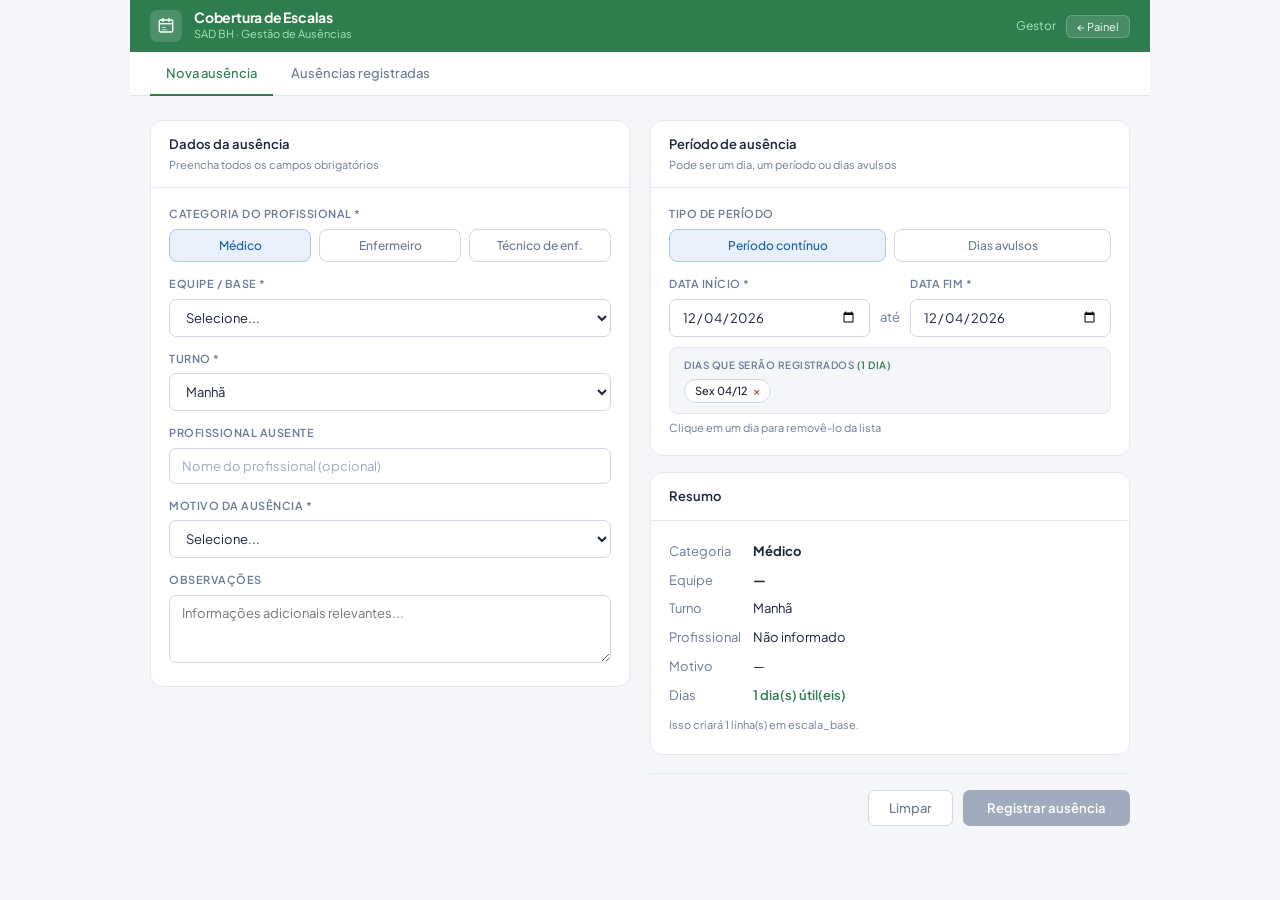
<file: registro_ausencias.html>
<!DOCTYPE html>
<html lang="pt-BR">
<head>
<meta charset="UTF-8">
<meta name="viewport" content="width=device-width, initial-scale=1.0">
<title>Registro de Aus&ecirc;ncias &middot; SAD BH</title>
<style>
@import url('https://fonts.googleapis.com/css2?family=Plus+Jakarta+Sans:wght@400;500;600&display=swap');
*{box-sizing:border-box;margin:0;padding:0}
:root{
  --bg:#f4f6f9;--card:#fff;--border:#e4e8ef;--border2:#d0d7e3;
  --text:#1b2438;--muted:#6b7a96;--hint:#a0abbe;
  --green:#2e7d4f;--green-mid:#3da06a;--green-light:#e8f5ee;--green-border:#b6dfc8;
  --orange:#d95f1a;--orange-light:#fdf0e8;--orange-border:#f5c49a;
  --red:#c0392b;--red-light:#fdecea;--red-border:#f5b8b2;
  --blue:#1a5fa6;--blue-light:#e8f0fb;--blue-border:#aac5ef;
  --purple:#6d3aad;--purple-light:#f0eafb;--purple-border:#c9aef0;
  --cyan:#0a7c8c;--cyan-light:#e6f6f8;--cyan-border:#9ad8e0;
  --font:'Plus Jakarta Sans',sans-serif;
}
body{font-family:var(--font);background:var(--bg);color:var(--text);font-size:13px;line-height:1.5}
.app{max-width:1020px;margin:0 auto;padding:0 0 40px}

.topbar{background:var(--green);padding:0 20px;display:flex;align-items:center;justify-content:space-between;height:52px}
.topbar-left{display:flex;align-items:center;gap:12px}
.topbar-icon{width:32px;height:32px;background:rgba(255,255,255,.15);border-radius:7px;display:flex;align-items:center;justify-content:center}
.topbar-title{font-size:14px;font-weight:700;color:#fff;letter-spacing:-.2px;line-height:1.2}
.topbar-sub{font-size:11px;color:#a8e6c0}
.topbar-right{display:flex;align-items:center;gap:10px}
.topbar-user{font-size:12px;color:#a8e6c0}
.topbar-logout{background:rgba(255,255,255,.12);border:1px solid rgba(255,255,255,.2);border-radius:6px;padding:4px 10px;font-size:11px;color:#fff;cursor:pointer;font-family:var(--font)}

.subbar{background:#fff;border-bottom:1px solid var(--border);padding:0 20px;display:flex;align-items:center;height:44px;margin-bottom:24px}
.nav button{background:none;border:none;border-bottom:2px solid transparent;padding:0 16px;height:44px;font-size:13px;font-family:var(--font);font-weight:500;cursor:pointer;color:var(--muted);transition:all .15s}
.nav button.active{color:var(--green);border-bottom-color:var(--green)}
.nav button:hover:not(.active){color:var(--text)}

.content{padding:0 20px}
.tab-content{display:none}
.tab-content.active{display:block}

.page-header{display:flex;align-items:center;justify-content:space-between;margin-bottom:20px}
.page-title{font-size:16px;font-weight:600;color:var(--text)}
.page-sub{font-size:12px;color:var(--muted);margin-top:2px}

.cols{display:grid;grid-template-columns:1fr 1fr;gap:20px}
.cols-3{display:grid;grid-template-columns:1fr 1fr 1fr;gap:20px}

.card{background:var(--card);border:1px solid var(--border);border-radius:12px;overflow:hidden;margin-bottom:16px}
.card-head{padding:14px 18px;border-bottom:1px solid var(--border);display:flex;align-items:center;justify-content:space-between}
.card-title{font-size:13px;font-weight:600}
.card-sub{font-size:11px;color:var(--muted);margin-top:2px}
.card-body{padding:18px}
.card-head-icon{width:32px;height:32px;border-radius:8px;display:flex;align-items:center;justify-content:center;flex-shrink:0}

.field{margin-bottom:14px}
.field:last-child{margin-bottom:0}
.field label{display:block;font-size:11px;font-weight:600;text-transform:uppercase;letter-spacing:.5px;color:var(--muted);margin-bottom:6px}
.field input,.field select,.field textarea{width:100%;background:#fff;border:1px solid var(--border2);border-radius:7px;padding:9px 12px;font-size:13px;color:var(--text);font-family:var(--font);outline:none;transition:border-color .15s}
.field input:focus,.field select:focus,.field textarea:focus{border-color:var(--green-mid);box-shadow:0 0 0 3px rgba(46,125,79,.08)}
.field input::placeholder{color:var(--hint)}
.field textarea{resize:vertical;min-height:68px}
.field-row{display:grid;grid-template-columns:1fr 1fr;gap:10px}
.field-row-3{display:grid;grid-template-columns:1fr 1fr 1fr;gap:10px}

.tipo-grid{display:grid;grid-template-columns:repeat(3,1fr);gap:8px;margin-top:4px}
.tipo-btn{padding:8px 10px;border:1px solid var(--border2);border-radius:8px;text-align:center;cursor:pointer;background:#fff;font-family:var(--font);font-size:12px;font-weight:500;color:var(--muted);transition:all .12s;line-height:1.3}
.tipo-btn:hover:not(.sel){background:var(--bg)}
.tipo-btn.sel.med{background:var(--blue-light);border-color:var(--blue-border);color:var(--blue)}
.tipo-btn.sel.enf{background:var(--purple-light);border-color:var(--purple-border);color:var(--purple)}
.tipo-btn.sel.tec{background:var(--cyan-light);border-color:var(--cyan-border);color:var(--cyan)}

.periodo-row{display:grid;grid-template-columns:1fr auto 1fr;gap:10px;align-items:end}
.periodo-sep{font-size:13px;color:var(--muted);padding-bottom:9px;text-align:center}

.dias-gerados{background:var(--bg);border:1px solid var(--border);border-radius:8px;padding:10px 14px;margin-top:10px;font-size:12px}
.dias-gerados-label{font-size:10px;font-weight:600;text-transform:uppercase;letter-spacing:.5px;color:var(--muted);margin-bottom:6px}
.dias-pills{display:flex;flex-wrap:wrap;gap:6px}
.dia-pill{background:#fff;border:1px solid var(--border2);border-radius:20px;padding:3px 10px;font-size:11px;font-weight:500;color:var(--text);display:flex;align-items:center;gap:5px;cursor:pointer}
.dia-pill.excluido{background:#f0f2f5;border-color:var(--border);color:var(--hint);text-decoration:line-through}
.dia-pill .remove{color:var(--red);font-size:12px;line-height:1}

.footer-actions{display:flex;gap:10px;justify-content:flex-end;margin-top:18px;padding-top:16px;border-top:1px solid var(--border)}
.btn-sec{background:#fff;border:1px solid var(--border2);border-radius:7px;padding:9px 20px;font-size:13px;color:var(--muted);cursor:pointer;font-family:var(--font);font-weight:500}
.btn-sec:hover{background:var(--bg)}
.btn-pri{background:var(--green);border:none;border-radius:7px;padding:9px 24px;font-size:13px;color:#fff;cursor:pointer;font-family:var(--font);font-weight:600;display:flex;align-items:center;gap:8px}
.btn-pri:hover{background:var(--green-mid)}
.btn-pri:disabled{background:var(--hint);cursor:not-allowed}
.btn-danger{background:#fff;border:1px solid var(--red-border);border-radius:7px;padding:7px 14px;font-size:12px;color:var(--red);cursor:pointer;font-family:var(--font);font-weight:500}
.btn-danger:hover{background:var(--red-light)}

.alert{border-radius:8px;padding:10px 14px;font-size:12px;margin-bottom:16px;display:flex;align-items:flex-start;gap:8px;border-left:3px solid}
.alert.warn{background:var(--orange-light);border-color:var(--orange);color:#8a3a0a}
.alert.info{background:var(--blue-light);border-color:var(--blue);color:#0d3070}
.alert.success{background:var(--green-light);border-color:var(--green);color:#1a5c35}
.alert.err{background:var(--red-light);border-color:var(--red);color:#8b1a14}

.table-wrap{overflow-x:auto;margin-top:4px}
table{width:100%;border-collapse:collapse;font-size:12px}
thead th{background:var(--bg);padding:8px 12px;text-align:left;font-size:10px;font-weight:600;text-transform:uppercase;letter-spacing:.5px;color:var(--muted);border-bottom:1px solid var(--border)}
tbody td{padding:9px 12px;border-bottom:1px solid var(--border);vertical-align:middle}
tbody tr:last-child td{border-bottom:none}
tbody tr:hover td{background:#fafbfc}

.badge{display:inline-block;font-size:10px;padding:2px 8px;border-radius:20px;font-weight:600}
.badge.ferias{background:#fff8e6;color:#7a5a00;border:1px solid #f5d88a}
.badge.licenca-med{background:var(--red-light);color:var(--red);border:1px solid var(--red-border)}
.badge.vacancia{background:var(--blue-light);color:var(--blue);border:1px solid var(--blue-border)}
.badge.maternidade{background:var(--purple-light);color:var(--purple);border:1px solid var(--purple-border)}
.badge.outro{background:#f1efe8;color:var(--muted);border:1px solid var(--border)}
.badge.med{background:var(--blue-light);color:var(--blue)}
.badge.enf{background:var(--purple-light);color:var(--purple)}
.badge.tec{background:var(--cyan-light);color:var(--cyan)}

.empty{text-align:center;padding:32px;color:var(--hint);font-size:13px}
.loading-dot{display:inline-block;width:7px;height:7px;border-radius:50%;background:var(--green);animation:pulse 1.2s ease-in-out infinite}
.loading-dot:nth-child(2){animation-delay:.2s}
.loading-dot:nth-child(3){animation-delay:.4s}
@keyframes pulse{0%,80%,100%{opacity:.2}40%{opacity:1}}

.divider{height:1px;background:var(--border);margin:20px 0}
.section-ttl{font-size:11px;font-weight:700;text-transform:uppercase;letter-spacing:.6px;color:var(--muted);margin-bottom:12px}

.stat-row{display:grid;grid-template-columns:repeat(4,1fr);gap:10px;margin-bottom:20px}
.stat-mini{background:#fff;border:1px solid var(--border);border-radius:10px;padding:12px 14px;border-top:3px solid var(--border)}
.stat-mini.ok{border-top-color:var(--green)}
.stat-mini.warn{border-top-color:var(--red)}
.stat-mini.info{border-top-color:var(--orange)}
.stat-mini.neu{border-top-color:var(--blue)}
.stat-mini-lbl{font-size:10px;color:var(--muted);text-transform:uppercase;letter-spacing:.5px;margin-bottom:6px;font-weight:600}
.stat-mini-val{font-size:22px;font-weight:700;line-height:1}
.stat-mini.ok .stat-mini-val{color:var(--green)}
.stat-mini.warn .stat-mini-val{color:var(--red)}
.stat-mini.info .stat-mini-val{color:var(--orange)}
.stat-mini.neu .stat-mini-val{color:var(--blue)}
.stat-mini-sub{font-size:11px;color:var(--muted);margin-top:3px}

.spinner{display:inline-block;width:14px;height:14px;border:2px solid rgba(255,255,255,.4);border-top-color:#fff;border-radius:50%;animation:spin .6s linear infinite}
@keyframes spin{to{transform:rotate(360deg)}}
</style>
</head>
<body>

<div class="app">
  <div class="topbar">
    <div class="topbar-left">
      <div class="topbar-icon">
        <svg width="18" height="18" viewBox="0 0 24 24" fill="none">
          <rect x="3" y="4" width="18" height="16" rx="2" stroke="#fff" stroke-width="1.8"/>
          <path d="M3 9h18" stroke="#fff" stroke-width="1.8"/>
          <path d="M8 2v4M16 2v4" stroke="#fff" stroke-width="1.8" stroke-linecap="round"/>
          <path d="M7 14h4M7 17h6" stroke="#a8e6c0" stroke-width="1.5" stroke-linecap="round"/>
        </svg>
      </div>
      <div>
        <div class="topbar-title">Cobertura de Escalas</div>
        <div class="topbar-sub">SAD BH &middot; Gest&atilde;o de Aus&ecirc;ncias</div>
      </div>
    </div>
    <div class="topbar-right">
      <span class="topbar-user">Gestor</span>
      <button class="topbar-logout" onclick="google.script.run.withSuccessHandler(function(url){window.top.location.href=url+'?p=frontend_integracao'}).getScriptUrl()">&#8592; Painel</button>
    </div>
  </div>

  <div class="subbar">
    <div class="nav">
      <button class="active" onclick="showTab('novo')">Nova aus&ecirc;ncia</button>
      <button onclick="showTab('lista')">Aus&ecirc;ncias registradas</button>
    </div>
  </div>

  <div class="content">

    <!-- TAB: NOVA AUS&Ecirc;NCIA -->
    <div id="tab-novo" class="tab-content active">

      <div id="form-alert"></div>

      <div class="cols">

        <!-- COLUNA ESQUERDA: FORMUL&Aacute;RIO -->
        <div>
          <div class="card">
            <div class="card-head">
              <div>
                <div class="card-title">Dados da aus&ecirc;ncia</div>
                <div class="card-sub">Preencha todos os campos obrigat&oacute;rios</div>
              </div>
            </div>
            <div class="card-body">

              <div class="field">
                <label>Categoria do profissional *</label>
                <div class="tipo-grid">
                  <button class="tipo-btn sel med" onclick="selecionarCat('medico',this)">
                    M&eacute;dico
                  </button>
                  <button class="tipo-btn" onclick="selecionarCat('enfermeiro',this)">
                    Enfermeiro
                  </button>
                  <button class="tipo-btn" onclick="selecionarCat('tecnico',this)">
                    T&eacute;cnico de enf.
                  </button>
                </div>
              </div>

              <div class="field">
                <label>Equipe / Base *</label>
                <select id="f-equipe">
                  <option value="">Selecione...</option>
                </select>
              </div>

              <div class="field" id="field-turno">
                <label>Turno *</label>
                <select id="f-turno">
                  <option value="MANHA">Manh&atilde;</option>
                  <option value="TARDE">Tarde</option>
                </select>
              </div>

              <div class="field">
                <label>Profissional ausente</label>
                <input type="text" id="f-profissional" placeholder="Nome do profissional (opcional)">
              </div>

              <div class="field">
                <label>Motivo da aus&ecirc;ncia *</label>
                <select id="f-motivo">
                  <option value="">Selecione...</option>
                  <option value="F&eacute;rias">F&eacute;rias</option>
                  <option value="Licen&ccedil;a m&eacute;dica">Licen&ccedil;a m&eacute;dica</option>
                  <option value="Licen&ccedil;a maternidade">Licen&ccedil;a maternidade</option>
                  <option value="Licen&ccedil;a paternidade">Licen&ccedil;a paternidade</option>
                  <option value="Vac&acirc;ncia do cargo">Vac&acirc;ncia do cargo</option>
                  <option value="Afastamento INSS">Afastamento INSS</option>
                  <option value="Falta n&atilde;o justificada">Falta n&atilde;o justificada</option>
                  <option value="Outro">Outro</option>
                </select>
              </div>

              <div class="field">
                <label>Observa&ccedil;&otilde;es</label>
                <textarea id="f-obs" placeholder="Informa&ccedil;&otilde;es adicionais relevantes..."></textarea>
              </div>

            </div>
          </div>
        </div>

        <!-- COLUNA DIREITA: PER&Iacute;ODO + RESUMO -->
        <div>
          <div class="card">
            <div class="card-head">
              <div>
                <div class="card-title">Per&iacute;odo de aus&ecirc;ncia</div>
                <div class="card-sub">Pode ser um dia, um per&iacute;odo ou dias avulsos</div>
              </div>
            </div>
            <div class="card-body">

              <div class="field">
                <label>Tipo de per&iacute;odo</label>
                <div style="display:flex;gap:8px;margin-top:4px">
                  <button class="tipo-btn sel med" style="flex:1" onclick="selecionarPeriodo('periodo',this)" id="btn-periodo">Per&iacute;odo cont&iacute;nuo</button>
                  <button class="tipo-btn" style="flex:1" onclick="selecionarPeriodo('avulso',this)" id="btn-avulso">Dias avulsos</button>
                </div>
              </div>

              <div id="block-periodo">
                <div class="periodo-row">
                  <div class="field" style="margin:0">
                    <label>Data in&iacute;cio *</label>
                    <input type="date" id="f-inicio" onchange="calcularDias()">
                  </div>
                  <div class="periodo-sep">at&eacute;</div>
                  <div class="field" style="margin:0">
                    <label>Data fim *</label>
                    <input type="date" id="f-fim" onchange="calcularDias()">
                  </div>
                </div>
              </div>

              <div id="block-avulso" style="display:none">
                <div class="field">
                  <label>Adicionar data</label>
                  <div style="display:flex;gap:8px">
                    <input type="date" id="f-avulso-data" style="flex:1">
                    <button class="btn-sec" onclick="adicionarDiaAvulso()" style="white-space:nowrap;padding:9px 14px">+ Adicionar</button>
                  </div>
                </div>
              </div>

              <div id="dias-gerados" style="display:none">
                <div class="dias-gerados">
                  <div class="dias-gerados-label">Dias que ser&atilde;o registrados <span id="dias-count" style="color:var(--green)"></span></div>
                  <div class="dias-pills" id="dias-pills"></div>
                </div>
                <div style="font-size:11px;color:var(--muted);margin-top:6px">Clique em um dia para remov&ecirc;-lo da lista</div>
              </div>

            </div>
          </div>

          <div class="card" id="resumo-card" style="display:none">
            <div class="card-head">
              <div class="card-title">Resumo</div>
            </div>
            <div class="card-body" id="resumo-body" style="font-size:13px;line-height:1.9">
            </div>
          </div>

          <div class="footer-actions">
            <button class="btn-sec" onclick="limparForm()">Limpar</button>
            <button class="btn-pri" id="btn-salvar" onclick="salvar()" disabled>
              <span id="btn-salvar-txt">Registrar aus&ecirc;ncia</span>
            </button>
          </div>
        </div>

      </div>
    </div>

    <!-- TAB: LISTA -->
    <div id="tab-lista" class="tab-content">

      <div class="stat-row" id="stats-lista"></div>

      <div class="card">
        <div class="card-head">
          <div>
            <div class="card-title">Aus&ecirc;ncias registradas</div>
            <div class="card-sub">M&eacute;dicos, enfermeiros e t&eacute;cnicos</div>
          </div>
          <div style="display:flex;gap:8px">
            <select id="filtro-cat" onchange="filtrarLista()" style="background:#fff;border:1px solid var(--border2);border-radius:7px;padding:6px 10px;font-size:12px;color:var(--text);font-family:var(--font);outline:none">
              <option value="todos">Todas as categorias</option>
              <option value="medico">M&eacute;dicos</option>
              <option value="enfermeiro">Enfermeiros</option>
              <option value="tecnico">T&eacute;cnicos</option>
            </select>
            <select id="filtro-motivo" onchange="filtrarLista()" style="background:#fff;border:1px solid var(--border2);border-radius:7px;padding:6px 10px;font-size:12px;color:var(--text);font-family:var(--font);outline:none">
              <option value="todos">Todos os motivos</option>
              <option value="F&eacute;rias">F&eacute;rias</option>
              <option value="Licen&ccedil;a m&eacute;dica">Licen&ccedil;a m&eacute;dica</option>
              <option value="Vac&acirc;ncia do cargo">Vac&acirc;ncia do cargo</option>
              <option value="Outro">Outros</option>
            </select>
          </div>
        </div>
        <div class="card-body" style="padding:0">
          <div class="table-wrap">
            <table>
              <thead>
                <tr>
                  <th>Data</th>
                  <th>Equipe</th>
                  <th>Categoria</th>
                  <th>Turno</th>
                  <th>Profissional</th>
                  <th>Motivo</th>
                  <th>Obs</th>
                  <th></th>
                </tr>
              </thead>
              <tbody id="lista-tbody">
                <tr><td colspan="8" class="empty">Carregando...</td></tr>
              </tbody>
            </table>
          </div>
        </div>
      </div>

    </div>

  </div>
</div>

<script>
const API_URL = 'https://script.google.com/macros/s/AKfycbxmcYh6y_pp5e_VyfHXpA74cS6hU0xyIK87tFPxmy0lI2hRZ0i6ZrExfgM8yceilpn_/exec';

let catAtual = 'medico';
let tipoPeriodo = 'periodo';
let diasSelecionados = [];
let todasEquipes = [];
let listaAusencias = [];

const MOTIVO_CLASS = {
  'F&eacute;rias': 'ferias',
  'Licen&ccedil;a m&eacute;dica': 'licenca-med',
  'Vac&acirc;ncia do cargo': 'vacancia',
  'Licen&ccedil;a maternidade': 'maternidade',
  'Licen&ccedil;a paternidade': 'maternidade',
};

// =============================================
// INIT
// =============================================
async function init() {
  await carregarEquipes();
  await carregarLista();
  // Seta data de hoje como padr&atilde;o
  const hoje = new Date().toISOString().split('T')[0];
  document.getElementById('f-inicio').value = hoje;
  document.getElementById('f-fim').value = hoje;
  calcularDias();
}

async function carregarEquipes() {
  try {
    const r = await api({ acao: 'equipes_lista' });
    if (r.ok) todasEquipes = r.equipes;
  } catch(e) {
    // Fallback com equipes fixas se API ainda n&atilde;o tiver esse endpoint
    todasEquipes = [
      'Barreiro 1','Barreiro 2','Barreiro 3 &ndash; Paliativos',
      'Centro Sul 1','Centro Sul 2','HOB 1','HOB 2 &ndash; Prolongados',
      'Leste 1','Leste 2','Nordeste 1','Nordeste 3','Noroeste',
      'Norte 1','Norte 2','Oeste 1','Oeste 2','Pampulha 1',
      'Pampulha 2','Pedi&aacute;trica','Venda Nova 2','SAD BH'
    ];
  }
  popularSelectEquipes();
}

function popularSelectEquipes() {
  const sel = document.getElementById('f-equipe');
  sel.innerHTML = '<option value="">Selecione...</option>';
  todasEquipes.forEach(eq => {
    const opt = document.createElement('option');
    opt.value = eq;
    opt.textContent = eq;
    sel.appendChild(opt);
  });
}

async function carregarLista() {
  try {
    const r = await api({ acao: 'listar_ausencias' });
    if (r.ok) {
      listaAusencias = r.ausencias || [];
      renderLista();
      renderStats();
    }
  } catch(e) {
    document.getElementById('lista-tbody').innerHTML = '<tr><td colspan="8" class="empty">Erro ao carregar aus&ecirc;ncias.</td></tr>';
  }
}

// =============================================
// FORMUL&Aacute;RIO
// =============================================
function selecionarCat(cat, btn) {
  catAtual = cat;
  document.querySelectorAll('.tipo-grid .tipo-btn').forEach(b => {
    b.classList.remove('sel','med','enf','tec');
  });
  btn.classList.add('sel', cat === 'medico' ? 'med' : cat === 'enfermeiro' ? 'enf' : 'tec');
  // T&eacute;cnico n&atilde;o tem turno (cobre base inteira)
  document.getElementById('field-turno').style.display = cat === 'tecnico' ? 'none' : 'block';
  atualizarResumo();
  validarForm();
}

function selecionarPeriodo(tipo, btn) {
  tipoPeriodo = tipo;
  document.querySelectorAll('.tipo-btn').forEach(b => {
    if (b.id === 'btn-periodo' || b.id === 'btn-avulso') {
      b.classList.remove('sel','med','enf','tec');
    }
  });
  btn.classList.add('sel','med');
  document.getElementById('block-periodo').style.display = tipo === 'periodo' ? 'block' : 'none';
  document.getElementById('block-avulso').style.display = tipo === 'avulso' ? 'block' : 'none';
  if (tipo === 'avulso') {
    diasSelecionados = [];
    renderDiasPills();
  } else {
    calcularDias();
  }
}

function calcularDias() {
  if (tipoPeriodo !== 'periodo') return;
  const ini = document.getElementById('f-inicio').value;
  const fim = document.getElementById('f-fim').value;
  if (!ini || !fim) return;

  const start = new Date(ini + 'T12:00:00');
  const end = new Date(fim + 'T12:00:00');
  if (end < start) {
    document.getElementById('f-fim').value = ini;
    return calcularDias();
  }

  diasSelecionados = [];
  const cur = new Date(start);
  while (cur <= end) {
    const dow = cur.getDay();
    if (dow !== 0 && dow !== 6) { // Pula fins de semana
      diasSelecionados.push(cur.toISOString().split('T')[0]);
    }
    cur.setDate(cur.getDate() + 1);
  }
  renderDiasPills();
  atualizarResumo();
  validarForm();
}

function adicionarDiaAvulso() {
  const v = document.getElementById('f-avulso-data').value;
  if (!v) return;
  if (diasSelecionados.includes(v)) return;
  diasSelecionados.push(v);
  diasSelecionados.sort();
  renderDiasPills();
  atualizarResumo();
  validarForm();
  document.getElementById('f-avulso-data').value = '';
}

function removerDia(d) {
  diasSelecionados = diasSelecionados.filter(x => x !== d);
  renderDiasPills();
  atualizarResumo();
  validarForm();
}

function renderDiasPills() {
  const wrap = document.getElementById('dias-gerados');
  const pills = document.getElementById('dias-pills');
  const count = document.getElementById('dias-count');

  if (!diasSelecionados.length) {
    wrap.style.display = 'none';
    return;
  }

  wrap.style.display = 'block';
  count.textContent = `(${diasSelecionados.length} dia${diasSelecionados.length > 1 ? 's' : ''})`;

  const DIAS = ['Dom','Seg','Ter','Qua','Qui','Sex','S&aacute;b'];
  pills.innerHTML = diasSelecionados.map(d => {
    const dt = new Date(d + 'T12:00:00');
    const label = `${DIAS[dt.getDay()]} ${dt.getDate().toString().padStart(2,'0')}/${(dt.getMonth()+1).toString().padStart(2,'0')}`;
    return `<div class="dia-pill" onclick="removerDia('${d}')">
      ${label}
      <span class="remove">×</span>
    </div>`;
  }).join('');
}

function atualizarResumo() {
  const equipe = document.getElementById('f-equipe').value;
  const motivo = document.getElementById('f-motivo').value;
  const prof = document.getElementById('f-profissional').value;
  const turno = document.getElementById('f-turno').value;

  const card = document.getElementById('resumo-card');
  const body = document.getElementById('resumo-body');

  if (!equipe && !diasSelecionados.length) {
    card.style.display = 'none';
    return;
  }

  card.style.display = 'block';
  const catLabel = catAtual === 'medico' ? 'M&eacute;dico' : catAtual === 'enfermeiro' ? 'Enfermeiro' : 'T&eacute;cnico de enf.';
  const turnoLabel = catAtual === 'tecnico' ? 'Base inteira' : turno === 'MANHA' ? 'Manh&atilde;' : 'Tarde';

  body.innerHTML = `
    <div style="display:grid;grid-template-columns:auto 1fr;gap:4px 12px;font-size:13px">
      <span style="color:var(--muted)">Categoria</span><span><strong>${catLabel}</strong></span>
      <span style="color:var(--muted)">Equipe</span><span><strong>${equipe || '&mdash;'}</strong></span>
      <span style="color:var(--muted)">Turno</span><span>${turnoLabel}</span>
      <span style="color:var(--muted)">Profissional</span><span>${prof || 'N&atilde;o informado'}</span>
      <span style="color:var(--muted)">Motivo</span><span>${motivo || '&mdash;'}</span>
      <span style="color:var(--muted)">Dias</span><span style="color:var(--green);font-weight:600">${diasSelecionados.length} dia(s) &uacute;til(eis)</span>
    </div>
    ${diasSelecionados.length > 0 ? `<div style="margin-top:8px;font-size:11px;color:var(--muted)">Isso criar&aacute; ${diasSelecionados.length} linha(s) em escala_base${catAtual === 'tecnico' ? ' / ausencias_tecnicos' : ''}.</div>` : ''}
  `;
}

function validarForm() {
  const equipe = document.getElementById('f-equipe').value;
  const motivo = document.getElementById('f-motivo').value;
  const ok = equipe && motivo && diasSelecionados.length > 0;
  document.getElementById('btn-salvar').disabled = !ok;
}

async function salvar() {
  const equipe = document.getElementById('f-equipe').value;
  const turno = document.getElementById('f-turno').value;
  const profissional = document.getElementById('f-profissional').value;
  const motivo = document.getElementById('f-motivo').value;
  const obs = document.getElementById('f-obs').value;

  if (!equipe || !motivo || !diasSelecionados.length) return;

  const btn = document.getElementById('btn-salvar');
  const txt = document.getElementById('btn-salvar-txt');
  btn.disabled = true;
  txt.innerHTML = '<span class="spinner"></span> Salvando...';

  try {
    const r = await apiPost({
      acao: 'registrar_ausencia_lote',
      categoria: catAtual,
      equipe,
      turno,
      profissional,
      motivo,
      obs,
      dias: diasSelecionados
    });

    if (r.ok) {
      mostrarAlert('success', `${r.gravados} aus&ecirc;ncia(s) registrada(s) com sucesso. A escala ser&aacute; atualizada na pr&oacute;xima gera&ccedil;&atilde;o.`);
      limparForm();
      await carregarLista();
      showTab('lista');
    } else {
      mostrarAlert('err', 'Erro ao salvar: ' + r.erro);
    }
  } catch(e) {
    mostrarAlert('err', 'Erro de comunica&ccedil;&atilde;o: ' + e.message);
  } finally {
    btn.disabled = false;
    txt.textContent = 'Registrar aus&ecirc;ncia';
    validarForm();
  }
}

function limparForm() {
  document.getElementById('f-equipe').value = '';
  document.getElementById('f-profissional').value = '';
  document.getElementById('f-motivo').value = '';
  document.getElementById('f-obs').value = '';
  diasSelecionados = [];
  const hoje = new Date().toISOString().split('T')[0];
  document.getElementById('f-inicio').value = hoje;
  document.getElementById('f-fim').value = hoje;
  renderDiasPills();
  document.getElementById('resumo-card').style.display = 'none';
  document.getElementById('form-alert').innerHTML = '';
  validarForm();
}

function mostrarAlert(tipo, msg) {
  const icons = {
    success: '✓',
    err: '✕',
    warn: '⚠',
    info: 'i'
  };
  document.getElementById('form-alert').innerHTML = `
    <div class="alert ${tipo}">
      <strong>${icons[tipo]}</strong> ${msg}
    </div>
  `;
  window.scrollTo({ top: 0, behavior: 'smooth' });
}

// =============================================
// LISTA
// =============================================
function renderStats() {
  const total = listaAusencias.length;
  const medicos = listaAusencias.filter(a => a.categoria === 'medico').length;
  const enfermeiros = listaAusencias.filter(a => a.categoria === 'enfermeiro').length;
  const tecnicos = listaAusencias.filter(a => a.categoria === 'tecnico').length;

  document.getElementById('stats-lista').innerHTML = `
    <div class="stat-mini neu"><div class="stat-mini-lbl">Total registros</div><div class="stat-mini-val">${total}</div><div class="stat-mini-sub">esta semana/m&ecirc;s</div></div>
    <div class="stat-mini ok"><div class="stat-mini-lbl">M&eacute;dicos</div><div class="stat-mini-val">${medicos}</div><div class="stat-mini-sub">aus&ecirc;ncias</div></div>
    <div class="stat-mini info"><div class="stat-mini-lbl">Enfermeiros</div><div class="stat-mini-val">${enfermeiros}</div><div class="stat-mini-sub">aus&ecirc;ncias</div></div>
    <div class="stat-mini warn"><div class="stat-mini-lbl">T&eacute;cnicos</div><div class="stat-mini-val">${tecnicos}</div><div class="stat-mini-sub">aus&ecirc;ncias</div></div>
  `;
}

function filtrarLista() {
  const cat = document.getElementById('filtro-cat').value;
  const motivo = document.getElementById('filtro-motivo').value;
  let lista = listaAusencias.filter(a => {
    if (cat !== 'todos' && a.categoria !== cat) return false;
    if (motivo !== 'todos' && !a.motivo.includes(motivo)) return false;
    return true;
  });
  renderListaFiltrada(lista);
}

function renderLista() {
  filtrarLista();
}

function renderListaFiltrada(lista) {
  const tbody = document.getElementById('lista-tbody');
  if (!lista.length) {
    tbody.innerHTML = '<tr><td colspan="8" class="empty">Nenhuma aus&ecirc;ncia encontrada.</td></tr>';
    return;
  }

  const DIAS = ['Dom','Seg','Ter','Qua','Qui','Sex','S&aacute;b'];

  tbody.innerHTML = lista.map((a, idx) => {
    const dt = new Date(a.data + 'T12:00:00');
    const dataFmt = `${DIAS[dt.getDay()]} ${dt.getDate().toString().padStart(2,'0')}/${(dt.getMonth()+1).toString().padStart(2,'0')}`;
    const motClass = MOTIVO_CLASS[a.motivo] || 'outro';
    const catClass = a.categoria === 'medico' ? 'med' : a.categoria === 'enfermeiro' ? 'enf' : 'tec';
    const catLabel = a.categoria === 'medico' ? 'M&eacute;dico' : a.categoria === 'enfermeiro' ? 'Enfermeiro' : 'T&eacute;cnico';
    const turnoLabel = a.categoria === 'tecnico' ? '&mdash;' : a.turno === 'MANHA' ? 'Manh&atilde;' : 'Tarde';
    return `<tr>
      <td style="font-weight:500;white-space:nowrap">${dataFmt}</td>
      <td>${a.equipe}</td>
      <td><span class="badge ${catClass}">${catLabel}</span></td>
      <td>${turnoLabel}</td>
      <td style="color:var(--muted)">${a.profissional || '&mdash;'}</td>
      <td><span class="badge ${motClass}">${a.motivo || '&mdash;'}</span></td>
      <td style="color:var(--muted);max-width:140px;overflow:hidden;text-overflow:ellipsis;white-space:nowrap">${a.obs || '&mdash;'}</td>
      <td><button class="btn-danger" onclick="excluirAusencia(${a.row})">Excluir</button></td>
    </tr>`;
  }).join('');
}

async function excluirAusencia(row) {
  if (!confirm('Excluir esta aus&ecirc;ncia? A escala precisar&aacute; ser regerada.')) return;
  try {
    const r = await apiPost({ acao: 'excluir_ausencia', row });
    if (r.ok) {
      await carregarLista();
    } else {
      alert('Erro: ' + r.erro);
    }
  } catch(e) { alert('Erro: ' + e.message); }
}

// =============================================
// API
// =============================================
function api(params) {
  return new Promise((resolve, reject) => {
    google.script.run
      .withSuccessHandler(resolve)
      .withFailureHandler(reject)
      .chamarAPI(params);
  });
}
 
function apiPost(body) {
  return new Promise((resolve, reject) => {
    google.script.run
      .withSuccessHandler(resolve)
      .withFailureHandler(reject)
      .chamarAPIPost(body);
  });
}

// =============================================
// TABS
// =============================================
function showTab(tab) {
  document.querySelectorAll('.tab-content').forEach(t => t.classList.remove('active'));
  document.getElementById('tab-' + tab).classList.add('active');
  document.querySelectorAll('.nav button').forEach((b, i) => {
    b.classList.toggle('active', ['novo','lista'][i] === tab);
  });
}

// Escuta mudan&ccedil;as nos campos para atualizar resumo e valida&ccedil;&atilde;o
document.addEventListener('DOMContentLoaded', () => {
  ['f-equipe','f-turno','f-motivo','f-profissional'].forEach(id => {
    document.getElementById(id).addEventListener('change', () => {
      atualizarResumo();
      validarForm();
    });
  });
  init();
});
</script>

</body>
</html>
</file>
